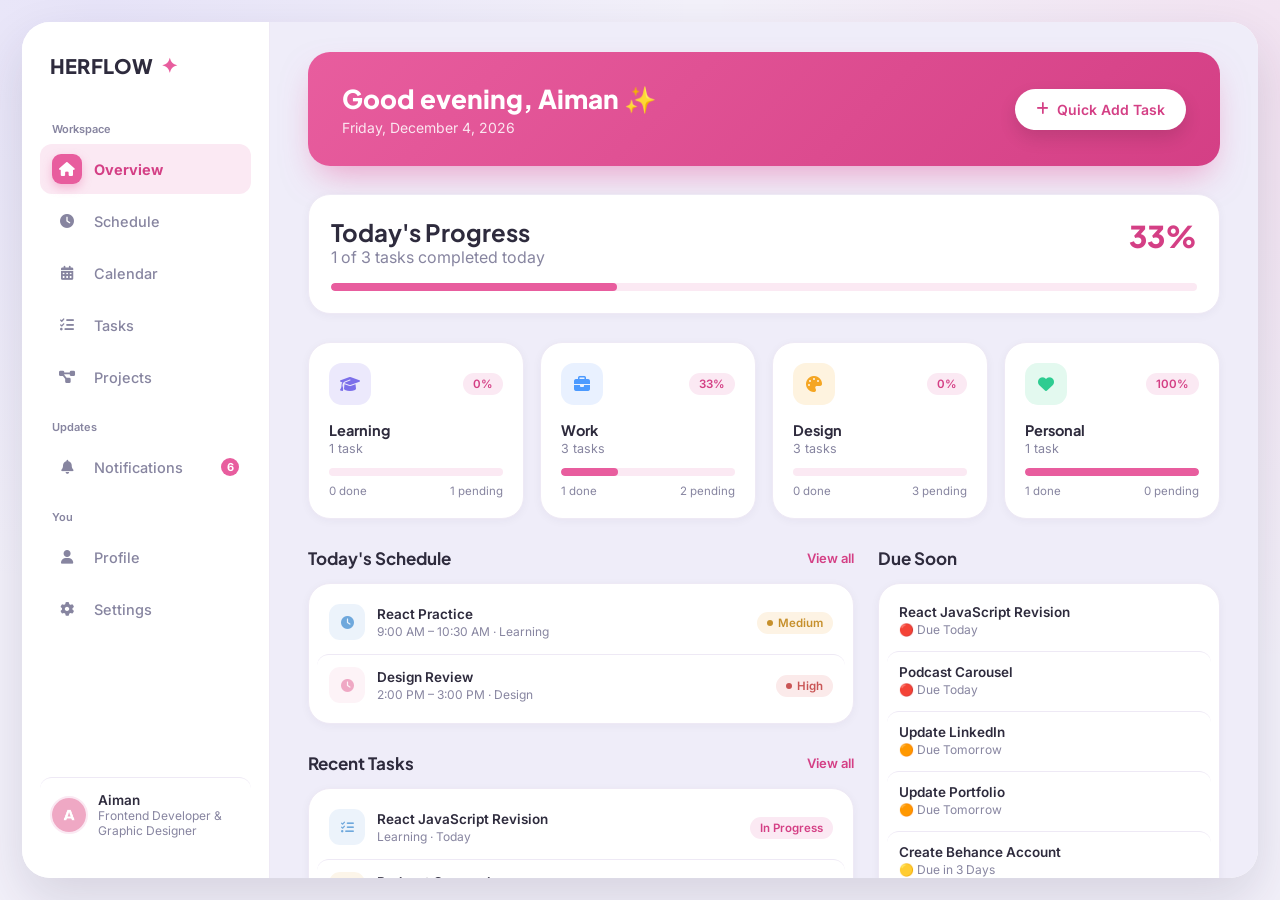
<file: index.html>
<!DOCTYPE html>
<html lang="en">
<head>
<meta charset="UTF-8">
<meta name="viewport" content="width=device-width, initial-scale=1.0">
<title>HerFlow · Plan. Create. Grow.</title>
<meta name="description" content="HerFlow — a clean, feminine productivity dashboard to plan your schedule, tasks, and projects.">
<link rel="icon" href="data:image/svg+xml,%3Csvg%20xmlns%3D%27http%3A%2F%2Fwww.w3.org%2F2000%2Fsvg%27%20viewBox%3D%270%200%20100%20100%27%3E%3Ctext%20y%3D%27.9em%27%20font-size%3D%2790%27%3E%E2%9C%A6%3C%2Ftext%3E%3C%2Fsvg%3E">
<meta http-equiv="refresh" content="0; url=pages/dashboard.html">
<style>
  body{
    margin:0; height:100vh; display:flex; align-items:center; justify-content:center;
    font-family:'Plus Jakarta Sans', Inter, sans-serif; background:#FFF9FC; color:#34343A;
  }
  .loader{ text-align:center; }
  .loader .mark{ font-size:28px; font-weight:800; margin-bottom:8px; }
  .loader .mark span{ color:#EFA8C4; }
  .loader p{ color:#7A7A82; font-size:14px; }
</style>
</head>
<body>
  <div class="loader">
    <div class="mark">HERFLOW <span>✦</span></div>
    <p>Loading your dashboard…</p>
  </div>
  <script>window.location.replace('pages/dashboard.html');</script>
</body>
</html>
</file>
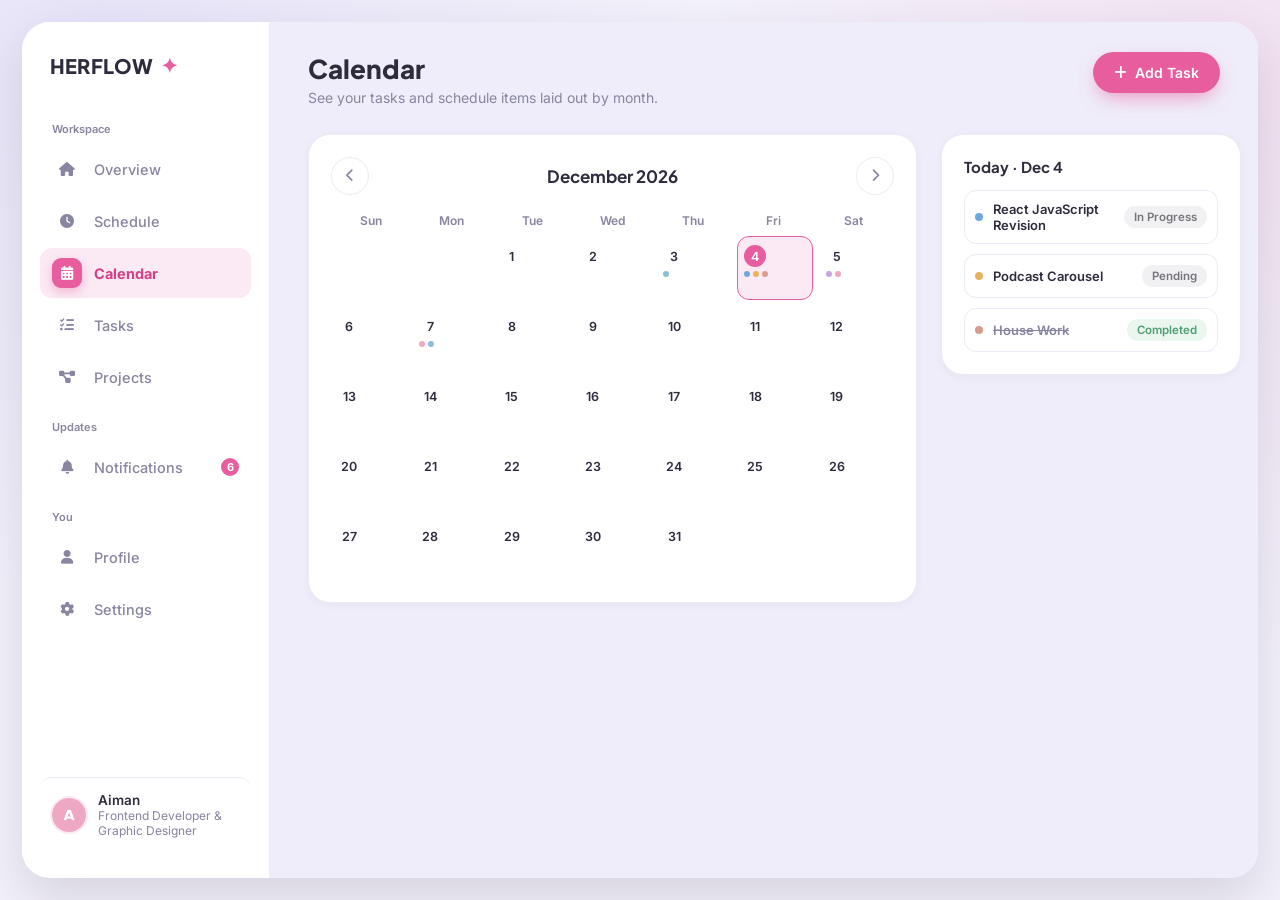
<file: pages/calendar.html>
<!DOCTYPE html>
<html lang="en">
<head>
<meta charset="UTF-8">
<meta name="viewport" content="width=device-width, initial-scale=1.0">
<title>Calendar · HerFlow</title>
<link rel="icon" href="data:image/svg+xml,%3Csvg%20xmlns%3D%27http%3A%2F%2Fwww.w3.org%2F2000%2Fsvg%27%20viewBox%3D%270%200%20100%20100%27%3E%3Ctext%20y%3D%27.9em%27%20font-size%3D%2790%27%3E%E2%9C%A6%3C%2Ftext%3E%3C%2Fsvg%3E">
<link rel="stylesheet" href="https://cdnjs.cloudflare.com/ajax/libs/font-awesome/6.5.1/css/all.min.css">
<link rel="stylesheet" href="../css/style.css">
<link rel="stylesheet" href="../css/calendar.css">
</head>
<body>

<div id="topbarRoot"></div>

<div class="app-shell">
  <div id="sidebarRoot"></div>

  <main class="main-content">
    <div class="page-header">
      <div>
        <h1 class="page-title">Calendar</h1>
        <p class="page-subtitle">See your tasks and schedule items laid out by month.</p>
      </div>
      <button class="btn btn-primary" id="calAddBtn"><i class="fa-solid fa-plus"></i> Add Task</button>
    </div>

    <div class="calendar-layout">
      <div class="card calendar-card">
        <div class="calendar-nav">
          <button class="btn-icon" id="calPrev" aria-label="Previous month"><i class="fa-solid fa-chevron-left"></i></button>
          <h2 id="calMonthLabel">Month Year</h2>
          <button class="btn-icon" id="calNext" aria-label="Next month"><i class="fa-solid fa-chevron-right"></i></button>
        </div>
        <div class="calendar-weekdays">
          <span>Sun</span><span>Mon</span><span>Tue</span><span>Wed</span><span>Thu</span><span>Fri</span><span>Sat</span>
        </div>
        <div class="calendar-grid" id="calGrid"></div>
      </div>

      <div class="card calendar-side">
        <h3 id="calSelectedDateLabel">Today</h3>
        <div id="calSelectedTasks" class="calendar-day-list"></div>
      </div>
    </div>
  </main>
</div>

<div id="bottomNavRoot"></div>

<!-- Add task from calendar modal -->
<div class="modal-overlay" id="calTaskModal">
  <div class="modal">
    <div class="modal-header">
      <h3>Add Task</h3>
      <button class="modal-close" data-modal-close aria-label="Close"><i class="fa-solid fa-xmark"></i></button>
    </div>
    <form id="calTaskForm">
      <div class="form-group">
        <label for="calTaskTitle">Title</label>
        <input type="text" id="calTaskTitle" required placeholder="e.g. Send invoices">
      </div>
      <div class="form-row">
        <div class="form-group">
          <label for="calTaskCategory">Category</label>
          <select id="calTaskCategory"></select>
        </div>
        <div class="form-group">
          <label for="calTaskPriority">Priority</label>
          <select id="calTaskPriority"><option>Low</option><option selected>Medium</option><option>High</option></select>
        </div>
      </div>
      <div class="form-group">
        <label for="calTaskDate">Due date</label>
        <input type="date" id="calTaskDate" required>
      </div>
      <div class="modal-footer">
        <button type="button" class="btn btn-secondary" data-modal-close>Cancel</button>
        <button type="submit" class="btn btn-primary"><i class="fa-solid fa-check"></i> Add Task</button>
      </div>
    </form>
  </div>
</div>

<script src="../js/storage.js"></script>
<script src="../js/utils.js"></script>
<script src="../js/app.js"></script>
<script src="../js/calendar.js"></script>
</body>
</html>
</file>
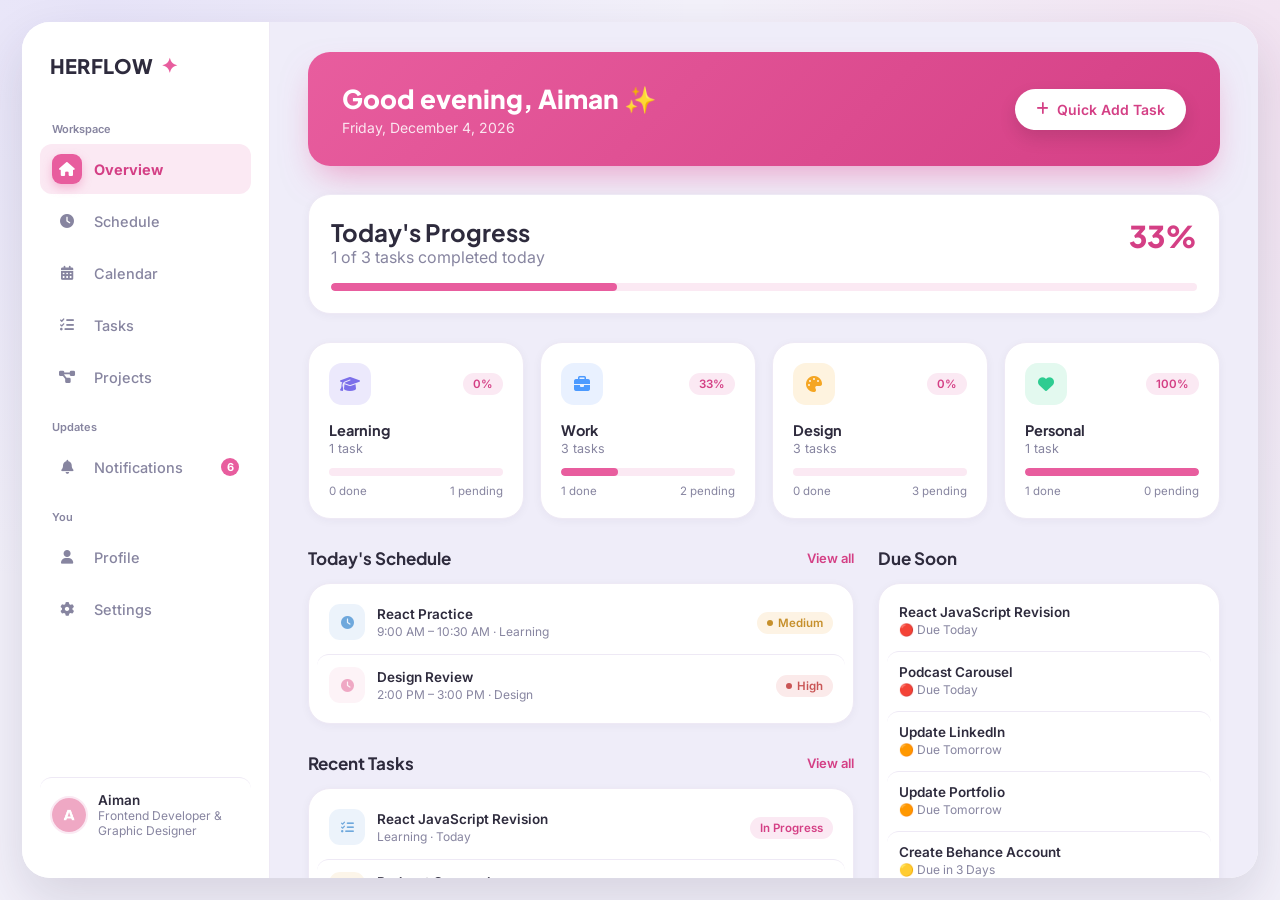
<file: pages/dashboard.html>
<!DOCTYPE html>
<html lang="en">
<head>
<meta charset="UTF-8">
<meta name="viewport" content="width=device-width, initial-scale=1.0">
<title>Overview · HerFlow</title>
<meta name="description" content="Your HerFlow productivity dashboard.">
<link rel="icon" href="data:image/svg+xml,%3Csvg%20xmlns%3D%27http%3A%2F%2Fwww.w3.org%2F2000%2Fsvg%27%20viewBox%3D%270%200%20100%20100%27%3E%3Ctext%20y%3D%27.9em%27%20font-size%3D%2790%27%3E%E2%9C%A6%3C%2Ftext%3E%3C%2Fsvg%3E">
<link rel="stylesheet" href="https://cdnjs.cloudflare.com/ajax/libs/font-awesome/6.5.1/css/all.min.css">
<link rel="stylesheet" href="../css/style.css">
<link rel="stylesheet" href="../css/dashboard.css">
</head>
<body>

<div id="topbarRoot"></div>

<div class="app-shell">
  <div id="sidebarRoot"></div>

  <main class="main-content">
    <div class="page-header hero">
      <div>
        <h1 class="page-title" id="greeting">Good afternoon, Aiman ✨</h1>
        <p class="page-subtitle" id="currentDate">Loading date…</p>
      </div>
      <button class="btn btn-primary" id="quickAddBtn"><i class="fa-solid fa-plus"></i> Quick Add Task</button>
    </div>

    <!-- Today's Progress -->
    <section class="card progress-card section-block">
      <div class="progress-card-top">
        <div>
          <h2>Today's Progress</h2>
          <p class="text-soft" id="progressSub">0 of 0 tasks completed today</p>
        </div>
        <div class="progress-percent" id="progressPercent">0%</div>
      </div>
      <div class="progress-track"><div class="progress-fill" id="progressFill" style="width:0%"></div></div>
    </section>

    <!-- Overview cards -->
    <section class="section-block">
      <div class="overview-grid" id="overviewGrid"></div>
    </section>

    <div class="dashboard-columns">
      <div class="col-main">
        <section class="section-block">
          <div class="section-heading"><h2>Today's Schedule</h2><a href="schedule.html" class="link-all">View all</a></div>
          <div class="card list-card" id="todaysSchedule"></div>
        </section>

        <section class="section-block">
          <div class="section-heading"><h2>Recent Tasks</h2><a href="tasks.html" class="link-all">View all</a></div>
          <div class="card list-card" id="recentTasks"></div>
        </section>

        <section class="section-block">
          <div class="section-heading"><h2>Projects Progress</h2><a href="projects.html" class="link-all">View all</a></div>
          <div class="card list-card" id="projectsProgress"></div>
        </section>
      </div>

      <div class="col-side">
        <section class="section-block">
          <div class="section-heading"><h2>Due Soon</h2></div>
          <div class="card list-card" id="dueSoon"></div>
        </section>

        <section class="section-block">
          <div class="section-heading"><h2>Notifications</h2><a href="notifications.html" class="link-all">View all</a></div>
          <div class="card list-card" id="dashNotifications"></div>
        </section>
      </div>
    </div>
  </main>
</div>

<div id="bottomNavRoot"></div>

<!-- Quick add task modal -->
<div class="modal-overlay" id="quickAddModal">
  <div class="modal">
    <div class="modal-header">
      <h3>Quick Add Task</h3>
      <button class="modal-close" data-modal-close aria-label="Close"><i class="fa-solid fa-xmark"></i></button>
    </div>
    <form id="quickAddForm">
      <div class="form-group">
        <label for="qaTitle">Title</label>
        <input type="text" id="qaTitle" required placeholder="e.g. Finish moodboard">
      </div>
      <div class="form-row">
        <div class="form-group">
          <label for="qaCategory">Category</label>
          <select id="qaCategory"></select>
        </div>
        <div class="form-group">
          <label for="qaPriority">Priority</label>
          <select id="qaPriority">
            <option>Low</option><option selected>Medium</option><option>High</option>
          </select>
        </div>
      </div>
      <div class="form-group">
        <label for="qaDueDate">Due date</label>
        <input type="date" id="qaDueDate">
      </div>
      <div class="modal-footer">
        <button type="button" class="btn btn-secondary" data-modal-close>Cancel</button>
        <button type="submit" class="btn btn-primary"><i class="fa-solid fa-check"></i> Add Task</button>
      </div>
    </form>
  </div>
</div>

<script src="../js/storage.js"></script>
<script src="../js/utils.js"></script>
<script src="../js/app.js"></script>
<script src="../js/dashboard.js"></script>
</body>
</html>
</file>
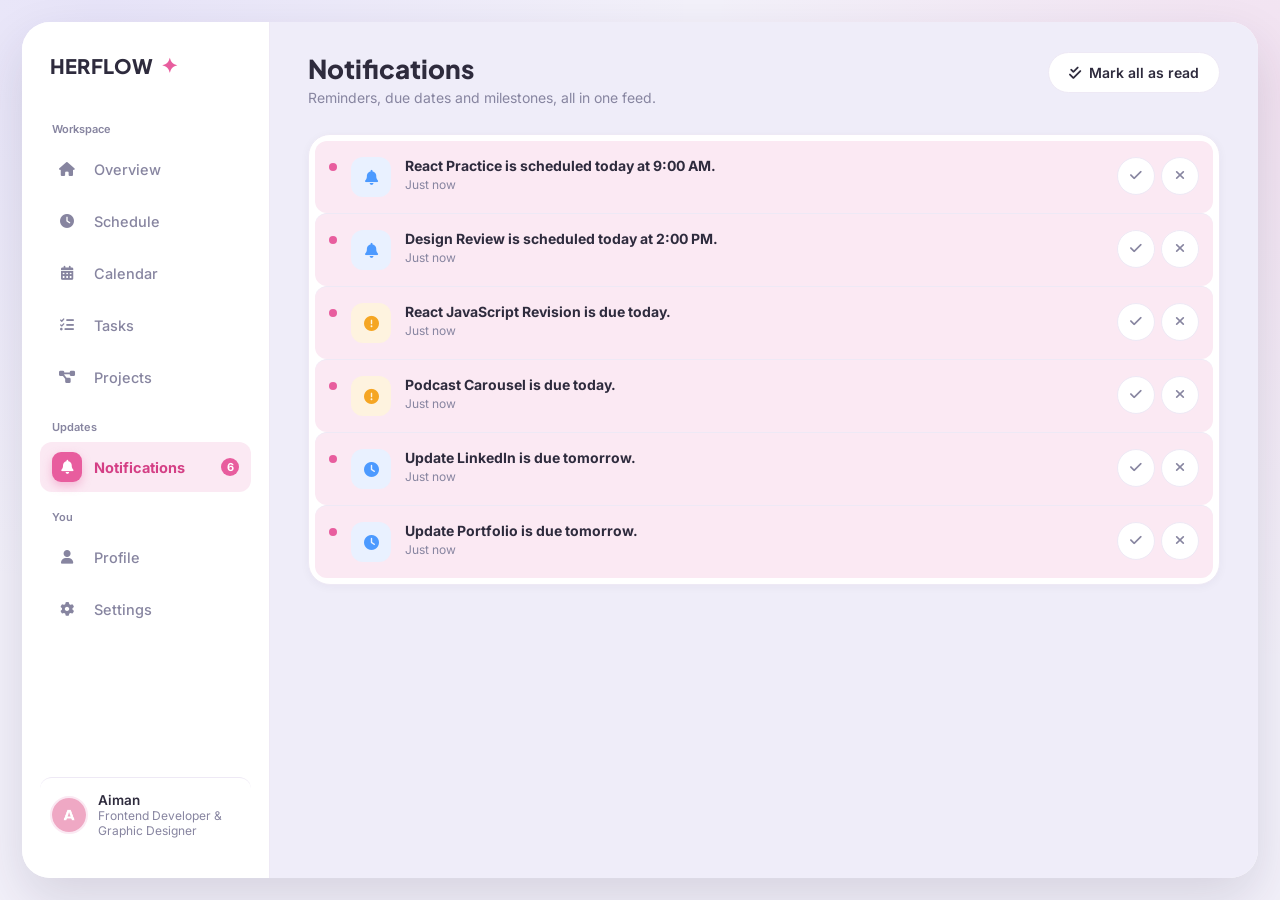
<file: pages/notifications.html>
<!DOCTYPE html>
<html lang="en">
<head>
<meta charset="UTF-8">
<meta name="viewport" content="width=device-width, initial-scale=1.0">
<title>Notifications · HerFlow</title>
<link rel="icon" href="data:image/svg+xml,%3Csvg%20xmlns%3D%27http%3A%2F%2Fwww.w3.org%2F2000%2Fsvg%27%20viewBox%3D%270%200%20100%20100%27%3E%3Ctext%20y%3D%27.9em%27%20font-size%3D%2790%27%3E%E2%9C%A6%3C%2Ftext%3E%3C%2Fsvg%3E">
<link rel="stylesheet" href="https://cdnjs.cloudflare.com/ajax/libs/font-awesome/6.5.1/css/all.min.css">
<link rel="stylesheet" href="../css/style.css">
</head>
<body>

<div id="topbarRoot"></div>

<div class="app-shell">
  <div id="sidebarRoot"></div>

  <main class="main-content">
    <div class="page-header">
      <div>
        <h1 class="page-title">Notifications</h1>
        <p class="page-subtitle">Reminders, due dates and milestones, all in one feed.</p>
      </div>
      <button class="btn btn-secondary" id="markAllReadBtn"><i class="fa-solid fa-check-double"></i> Mark all as read</button>
    </div>

    <div class="card" style="padding:6px;">
      <div id="notificationsList"></div>
    </div>
  </main>
</div>

<div id="bottomNavRoot"></div>

<script src="../js/storage.js"></script>
<script src="../js/utils.js"></script>
<script src="../js/app.js"></script>
<script src="../js/notifications.js"></script>
</body>
</html>
</file>
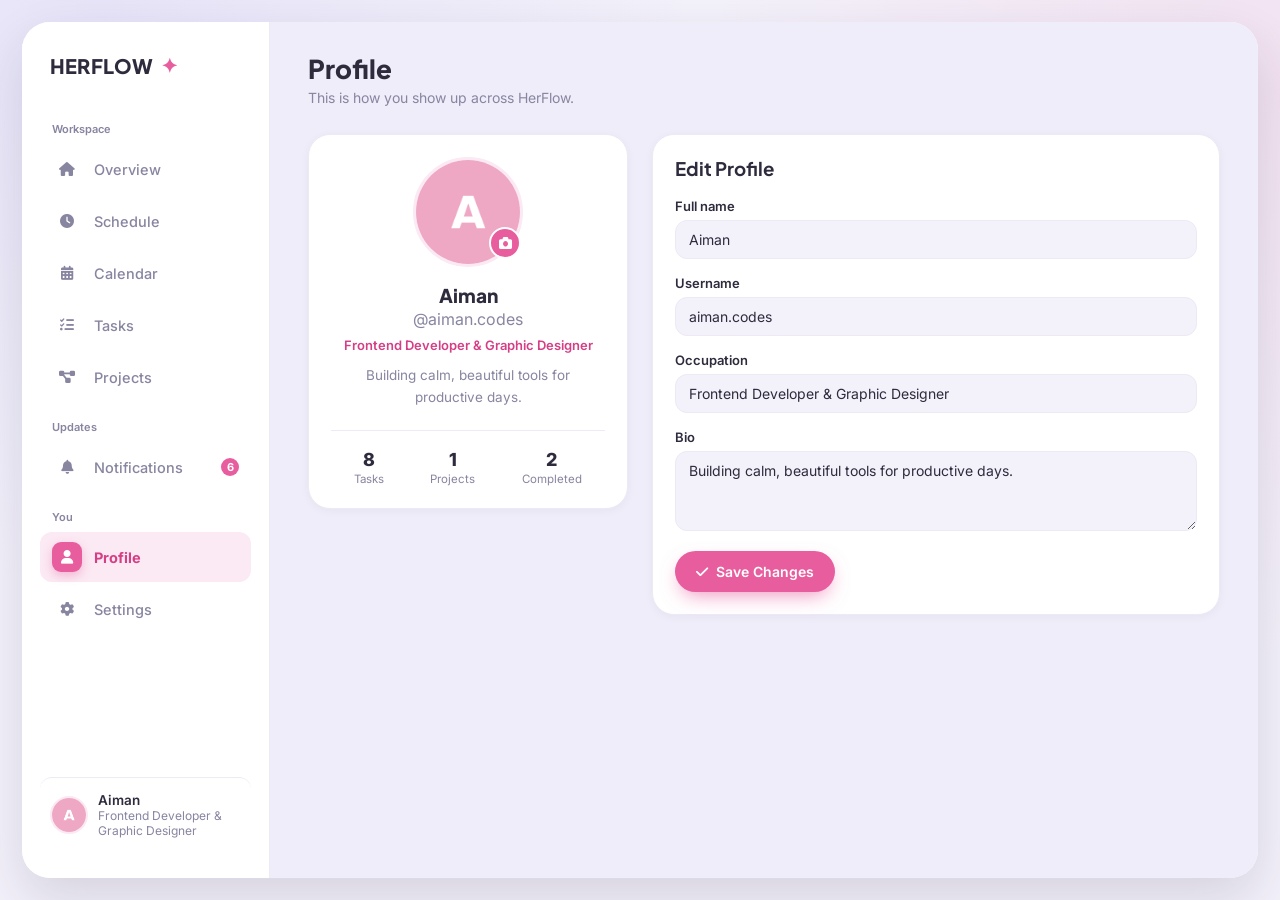
<file: pages/profile.html>
<!DOCTYPE html>
<html lang="en">
<head>
<meta charset="UTF-8">
<meta name="viewport" content="width=device-width, initial-scale=1.0">
<title>Profile · HerFlow</title>
<link rel="icon" href="data:image/svg+xml,%3Csvg%20xmlns%3D%27http%3A%2F%2Fwww.w3.org%2F2000%2Fsvg%27%20viewBox%3D%270%200%20100%20100%27%3E%3Ctext%20y%3D%27.9em%27%20font-size%3D%2790%27%3E%E2%9C%A6%3C%2Ftext%3E%3C%2Fsvg%3E">
<link rel="stylesheet" href="https://cdnjs.cloudflare.com/ajax/libs/font-awesome/6.5.1/css/all.min.css">
<link rel="stylesheet" href="../css/style.css">
<link rel="stylesheet" href="../css/profile.css">
</head>
<body>

<div id="topbarRoot"></div>

<div class="app-shell">
  <div id="sidebarRoot"></div>

  <main class="main-content">
    <div class="page-header">
      <div>
        <h1 class="page-title">Profile</h1>
        <p class="page-subtitle">This is how you show up across HerFlow.</p>
      </div>
    </div>

    <div class="profile-layout">
      <div class="card profile-card">
        <div class="profile-avatar-wrap">
          <img id="profileAvatarPreview" src="../assets/images/default-avatar.png" alt="Your profile photo">
          <label for="avatarUpload" class="avatar-upload-btn" title="Change photo">
            <i class="fa-solid fa-camera"></i>
          </label>
          <input type="file" id="avatarUpload" accept="image/*" hidden>
        </div>
        <h2 id="profileDisplayName">Aiman</h2>
        <p class="text-soft" id="profileDisplayUsername">@aiman.codes</p>
        <p class="profile-occupation" id="profileDisplayOccupation">Frontend Developer & Graphic Designer</p>
        <p class="profile-bio" id="profileDisplayBio"></p>

        <div class="profile-stats">
          <div><strong id="statTasks">0</strong><span>Tasks</span></div>
          <div><strong id="statProjects">0</strong><span>Projects</span></div>
          <div><strong id="statCompleted">0</strong><span>Completed</span></div>
        </div>
      </div>

      <div class="card">
        <h3 style="margin-bottom:18px;">Edit Profile</h3>
        <form id="profileForm">
          <div class="form-group">
            <label for="pfName">Full name</label>
            <input type="text" id="pfName" required>
          </div>
          <div class="form-group">
            <label for="pfUsername">Username</label>
            <input type="text" id="pfUsername" required>
          </div>
          <div class="form-group">
            <label for="pfOccupation">Occupation</label>
            <input type="text" id="pfOccupation">
          </div>
          <div class="form-group">
            <label for="pfBio">Bio</label>
            <textarea id="pfBio" placeholder="A little about you"></textarea>
          </div>
          <button type="submit" class="btn btn-primary"><i class="fa-solid fa-check"></i> Save Changes</button>
        </form>
      </div>
    </div>
  </main>
</div>

<div id="bottomNavRoot"></div>

<script src="../js/storage.js"></script>
<script src="../js/utils.js"></script>
<script src="../js/app.js"></script>
<script src="../js/profile.js"></script>
</body>
</html>
</file>
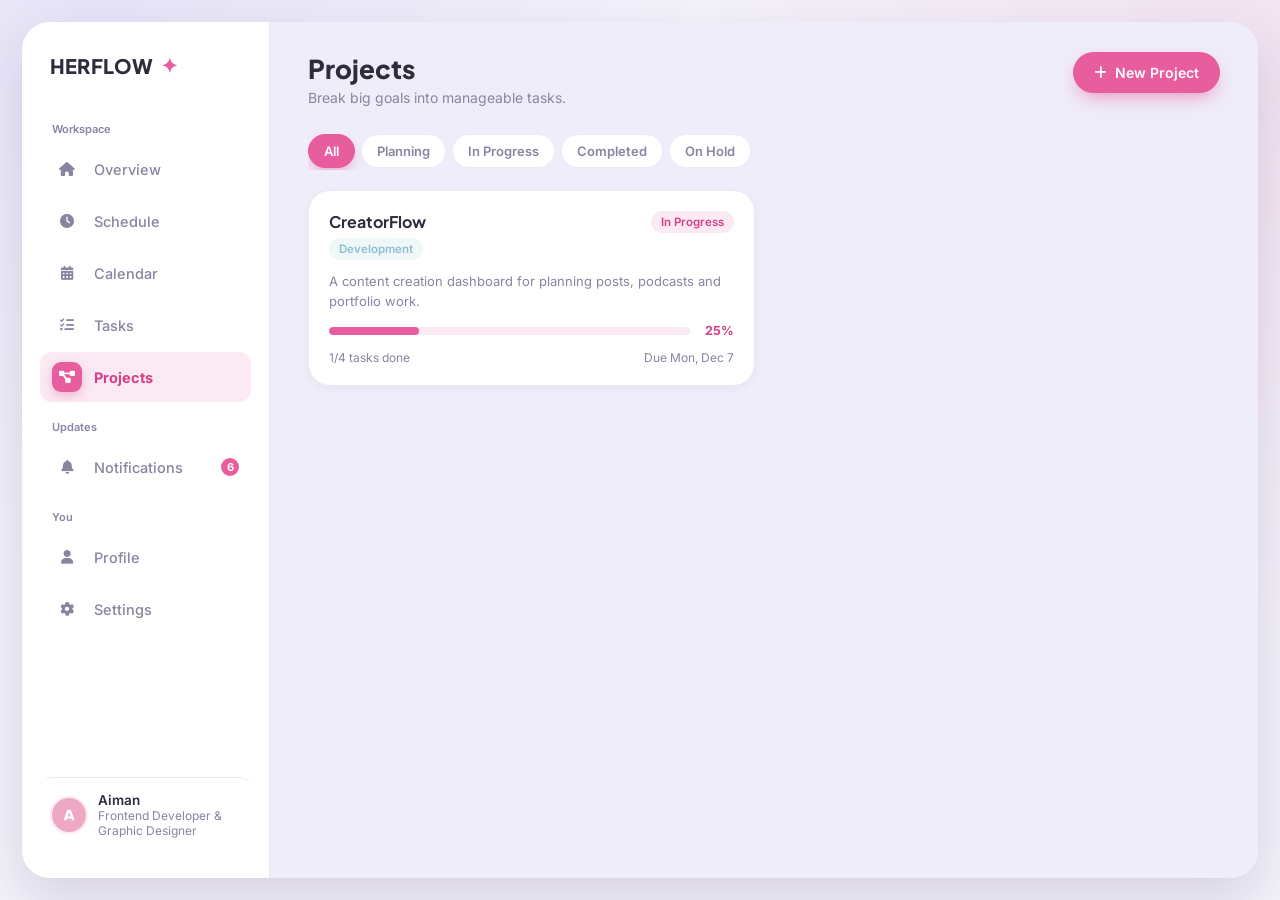
<file: pages/projects.html>
<!DOCTYPE html>
<html lang="en">
<head>
<meta charset="UTF-8">
<meta name="viewport" content="width=device-width, initial-scale=1.0">
<title>Projects · HerFlow</title>
<link rel="icon" href="data:image/svg+xml,%3Csvg%20xmlns%3D%27http%3A%2F%2Fwww.w3.org%2F2000%2Fsvg%27%20viewBox%3D%270%200%20100%20100%27%3E%3Ctext%20y%3D%27.9em%27%20font-size%3D%2790%27%3E%E2%9C%A6%3C%2Ftext%3E%3C%2Fsvg%3E">
<link rel="stylesheet" href="https://cdnjs.cloudflare.com/ajax/libs/font-awesome/6.5.1/css/all.min.css">
<link rel="stylesheet" href="../css/style.css">
<link rel="stylesheet" href="../css/projects.css">
</head>
<body>

<div id="topbarRoot"></div>

<div class="app-shell">
  <div id="sidebarRoot"></div>

  <main class="main-content">
    <div class="page-header">
      <div>
        <h1 class="page-title">Projects</h1>
        <p class="page-subtitle">Break big goals into manageable tasks.</p>
      </div>
      <button class="btn btn-primary" id="addProjectBtn"><i class="fa-solid fa-plus"></i> New Project</button>
    </div>

    <div class="tabs" id="projectStatusTabs" style="margin-bottom:20px;">
      <button class="tab-btn active" data-status="All">All</button>
      <button class="tab-btn" data-status="Planning">Planning</button>
      <button class="tab-btn" data-status="In Progress">In Progress</button>
      <button class="tab-btn" data-status="Completed">Completed</button>
      <button class="tab-btn" data-status="On Hold">On Hold</button>
    </div>

    <div id="projectsGrid" class="projects-grid"></div>
  </main>
</div>

<div id="bottomNavRoot"></div>

<!-- Add/Edit project modal -->
<div class="modal-overlay" id="projectModal">
  <div class="modal">
    <div class="modal-header">
      <h3 id="projectModalTitle">New Project</h3>
      <button class="modal-close" data-modal-close aria-label="Close"><i class="fa-solid fa-xmark"></i></button>
    </div>
    <form id="projectForm">
      <input type="hidden" id="prjEditId">
      <div class="form-group">
        <label for="prjName">Project name</label>
        <input type="text" id="prjName" required placeholder="e.g. Portfolio Relaunch">
      </div>
      <div class="form-group">
        <label for="prjDescription">Description</label>
        <textarea id="prjDescription" placeholder="What is this project about?"></textarea>
      </div>
      <div class="form-row">
        <div class="form-group">
          <label for="prjCategory">Category</label>
          <select id="prjCategory"></select>
        </div>
        <div class="form-group">
          <label for="prjStatus">Status</label>
          <select id="prjStatus"><option>Planning</option><option>In Progress</option><option>Completed</option><option>On Hold</option></select>
        </div>
      </div>
      <div class="form-row">
        <div class="form-group">
          <label for="prjStartDate">Start date</label>
          <input type="date" id="prjStartDate">
        </div>
        <div class="form-group">
          <label for="prjDeadline">Deadline</label>
          <input type="date" id="prjDeadline">
        </div>
      </div>
      <div class="modal-footer">
        <button type="button" class="btn btn-secondary" data-modal-close>Cancel</button>
        <button type="submit" class="btn btn-primary"><i class="fa-solid fa-check"></i> Save Project</button>
      </div>
    </form>
  </div>
</div>

<!-- Project detail modal -->
<div class="modal-overlay" id="projectDetailModal">
  <div class="modal" style="max-width:600px;">
    <div class="modal-header">
      <h3 id="detailProjectName">Project</h3>
      <button class="modal-close" data-modal-close aria-label="Close"><i class="fa-solid fa-xmark"></i></button>
    </div>
    <div id="detailProjectMeta" class="detail-meta"></div>
    <div class="detail-progress-row">
      <div class="progress-track" style="flex:1;"><div class="progress-fill" id="detailProgressFill"></div></div>
      <span id="detailProgressPct" class="text-soft" style="font-size:13px;font-weight:700;"></span>
    </div>

    <div class="detail-tasks-header">
      <h4>Tasks in this project</h4>
      <button class="btn btn-secondary btn-sm" id="detailAddTaskBtn"><i class="fa-solid fa-plus"></i> Add Task</button>
    </div>
    <div id="detailTaskList" class="detail-task-list"></div>

    <div class="modal-footer" style="justify-content:space-between;">
      <button class="btn btn-danger" id="detailDeleteProjectBtn"><i class="fa-solid fa-trash"></i> Delete Project</button>
      <button class="btn btn-secondary" id="detailEditProjectBtn"><i class="fa-solid fa-pen"></i> Edit Details</button>
    </div>
  </div>
</div>

<!-- Add task to project (mini form inside detail) -->
<div class="modal-overlay" id="projectTaskModal">
  <div class="modal">
    <div class="modal-header">
      <h3>Add Task to Project</h3>
      <button class="modal-close" data-modal-close aria-label="Close"><i class="fa-solid fa-xmark"></i></button>
    </div>
    <form id="projectTaskForm">
      <input type="hidden" id="ptProjectId">
      <div class="form-group">
        <label for="ptTitle">Title</label>
        <input type="text" id="ptTitle" required placeholder="e.g. Wireframe homepage">
      </div>
      <div class="form-row">
        <div class="form-group">
          <label for="ptCategory">Category</label>
          <select id="ptCategory"></select>
        </div>
        <div class="form-group">
          <label for="ptPriority">Priority</label>
          <select id="ptPriority"><option>Low</option><option selected>Medium</option><option>High</option></select>
        </div>
      </div>
      <div class="form-group">
        <label for="ptDueDate">Due date (optional)</label>
        <input type="date" id="ptDueDate">
      </div>
      <div class="modal-footer">
        <button type="button" class="btn btn-secondary" data-modal-close>Cancel</button>
        <button type="submit" class="btn btn-primary"><i class="fa-solid fa-check"></i> Add Task</button>
      </div>
    </form>
  </div>
</div>

<script src="../js/storage.js"></script>
<script src="../js/utils.js"></script>
<script src="../js/app.js"></script>
<script src="../js/projects.js"></script>
</body>
</html>
</file>
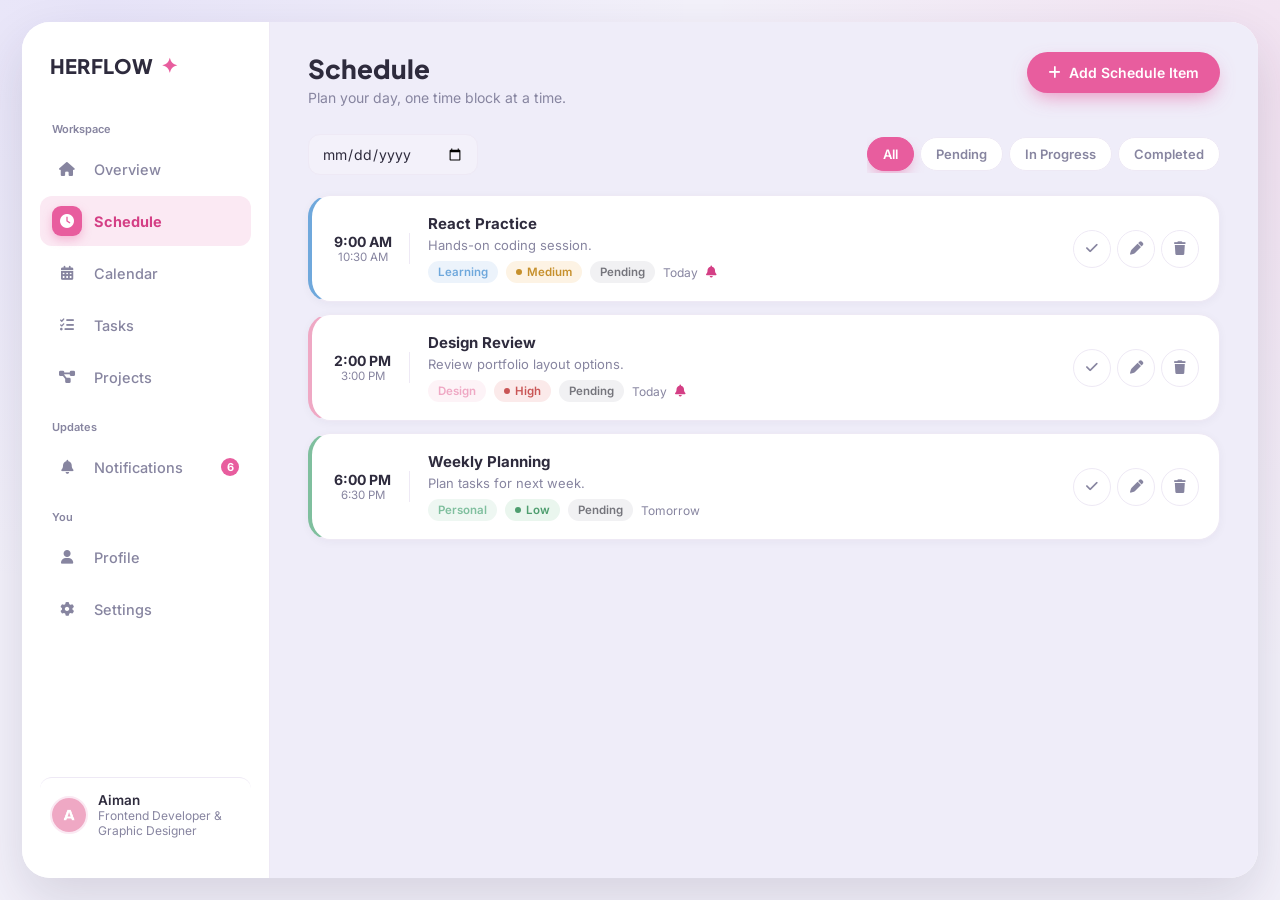
<file: pages/schedule.html>
<!DOCTYPE html>
<html lang="en">
<head>
<meta charset="UTF-8">
<meta name="viewport" content="width=device-width, initial-scale=1.0">
<title>Schedule · HerFlow</title>
<link rel="icon" href="data:image/svg+xml,%3Csvg%20xmlns%3D%27http%3A%2F%2Fwww.w3.org%2F2000%2Fsvg%27%20viewBox%3D%270%200%20100%20100%27%3E%3Ctext%20y%3D%27.9em%27%20font-size%3D%2790%27%3E%E2%9C%A6%3C%2Ftext%3E%3C%2Fsvg%3E">
<link rel="stylesheet" href="https://cdnjs.cloudflare.com/ajax/libs/font-awesome/6.5.1/css/all.min.css">
<link rel="stylesheet" href="../css/style.css">
<link rel="stylesheet" href="../css/schedule.css">
</head>
<body>

<div id="topbarRoot"></div>

<div class="app-shell">
  <div id="sidebarRoot"></div>

  <main class="main-content">
    <div class="page-header">
      <div>
        <h1 class="page-title">Schedule</h1>
        <p class="page-subtitle">Plan your day, one time block at a time.</p>
      </div>
      <button class="btn btn-primary" id="addScheduleBtn"><i class="fa-solid fa-plus"></i> Add Schedule Item</button>
    </div>

    <div class="schedule-toolbar">
      <input type="date" id="scheduleDateFilter" aria-label="Filter by date">
      <div class="tabs" id="scheduleStatusTabs">
        <button class="tab-btn active" data-status="All">All</button>
        <button class="tab-btn" data-status="Pending">Pending</button>
        <button class="tab-btn" data-status="In Progress">In Progress</button>
        <button class="tab-btn" data-status="Completed">Completed</button>
      </div>
    </div>

    <div id="scheduleList" class="schedule-list"></div>
  </main>
</div>

<div id="bottomNavRoot"></div>

<!-- Add/Edit schedule modal -->
<div class="modal-overlay" id="scheduleModal">
  <div class="modal">
    <div class="modal-header">
      <h3 id="scheduleModalTitle">Add Schedule Item</h3>
      <button class="modal-close" data-modal-close aria-label="Close"><i class="fa-solid fa-xmark"></i></button>
    </div>
    <form id="scheduleForm">
      <input type="hidden" id="schEditId">
      <div class="form-group">
        <label for="schTitle">Title</label>
        <input type="text" id="schTitle" required placeholder="e.g. Design Review">
      </div>
      <div class="form-group">
        <label for="schDescription">Description</label>
        <textarea id="schDescription" placeholder="Optional details"></textarea>
      </div>
      <div class="form-row">
        <div class="form-group">
          <label for="schCategory">Category</label>
          <select id="schCategory"></select>
        </div>
        <div class="form-group">
          <label for="schProject">Project (optional)</label>
          <select id="schProject"><option value="">None</option></select>
        </div>
      </div>
      <div class="form-row">
        <div class="form-group">
          <label for="schDate">Date</label>
          <input type="date" id="schDate" required>
        </div>
        <div class="form-group">
          <label for="schPriority">Priority</label>
          <select id="schPriority"><option>Low</option><option selected>Medium</option><option>High</option></select>
        </div>
      </div>
      <div class="form-row">
        <div class="form-group">
          <label for="schStart">Start time</label>
          <input type="time" id="schStart" required>
        </div>
        <div class="form-group">
          <label for="schEnd">End time</label>
          <input type="time" id="schEnd" required>
        </div>
      </div>
      <div class="form-row">
        <div class="form-group">
          <label for="schStatus">Status</label>
          <select id="schStatus"><option>Pending</option><option>In Progress</option><option>Completed</option></select>
        </div>
        <div class="form-group">
          <label for="schReminder">Reminder</label>
          <div class="checkbox-row" style="padding-top:8px;">
            <input type="checkbox" id="schReminder"><span class="hint" style="margin:0;">Notify me on the day</span>
          </div>
        </div>
      </div>
      <div class="modal-footer">
        <button type="button" class="btn btn-secondary" data-modal-close>Cancel</button>
        <button type="submit" class="btn btn-primary" id="scheduleSubmitBtn"><i class="fa-solid fa-check"></i> Save Item</button>
      </div>
    </form>
  </div>
</div>

<script src="../js/storage.js"></script>
<script src="../js/utils.js"></script>
<script src="../js/app.js"></script>
<script src="../js/schedule.js"></script>
</body>
</html>
</file>
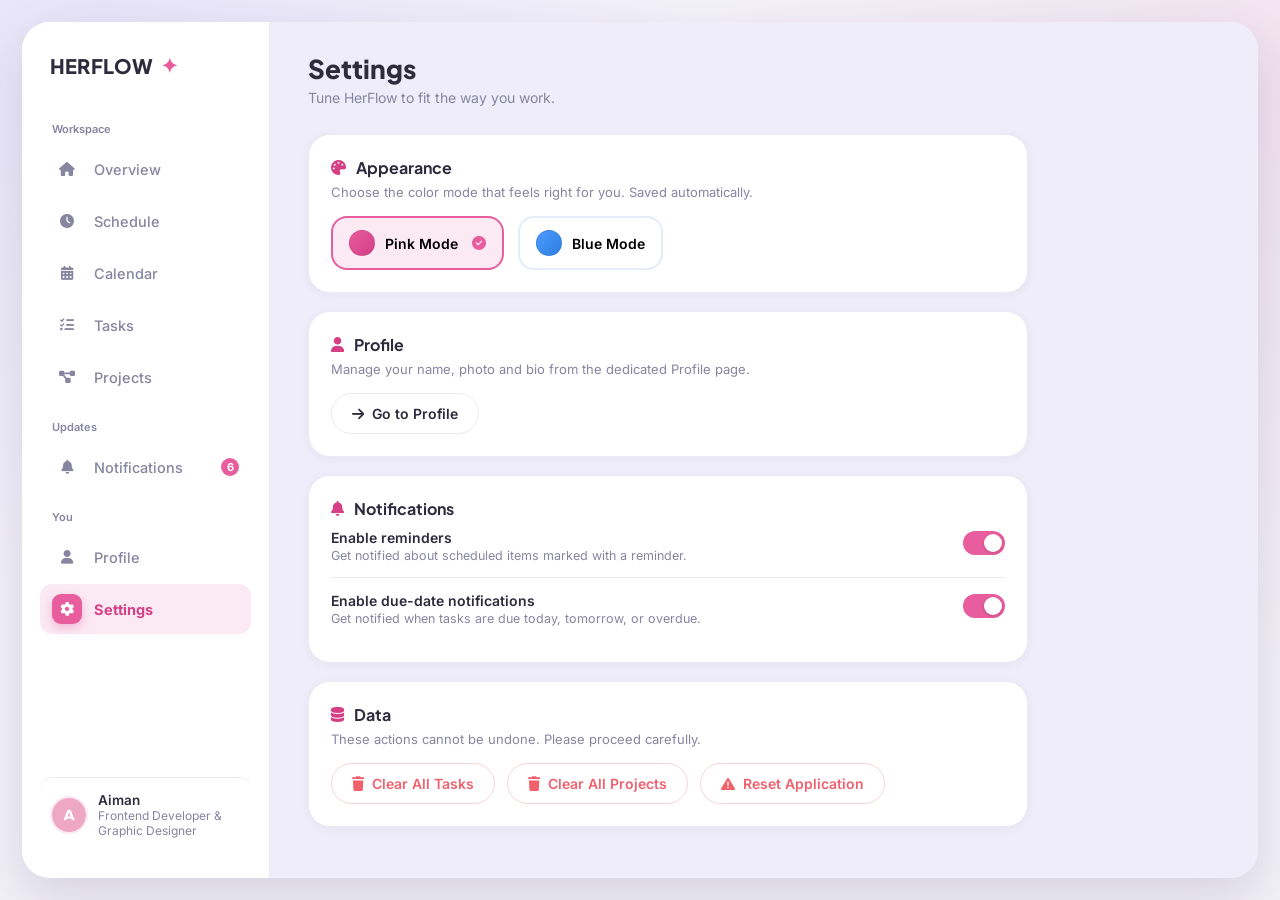
<file: pages/settings.html>
<!DOCTYPE html>
<html lang="en">
<head>
<meta charset="UTF-8">
<meta name="viewport" content="width=device-width, initial-scale=1.0">
<title>Settings · HerFlow</title>
<link rel="icon" href="data:image/svg+xml,%3Csvg%20xmlns%3D%27http%3A%2F%2Fwww.w3.org%2F2000%2Fsvg%27%20viewBox%3D%270%200%20100%20100%27%3E%3Ctext%20y%3D%27.9em%27%20font-size%3D%2790%27%3E%E2%9C%A6%3C%2Ftext%3E%3C%2Fsvg%3E">
<link rel="stylesheet" href="https://cdnjs.cloudflare.com/ajax/libs/font-awesome/6.5.1/css/all.min.css">
<link rel="stylesheet" href="../css/style.css">
<link rel="stylesheet" href="../css/settings.css">
</head>
<body>

<div id="topbarRoot"></div>

<div class="app-shell">
  <div id="sidebarRoot"></div>

  <main class="main-content">
    <div class="page-header">
      <div>
        <h1 class="page-title">Settings</h1>
        <p class="page-subtitle">Tune HerFlow to fit the way you work.</p>
      </div>
    </div>

    <div class="settings-stack">
      <!-- Appearance -->
      <section class="card settings-section">
        <h2><i class="fa-solid fa-palette"></i> Appearance</h2>
        <p class="text-soft settings-desc">Choose the color mode that feels right for you. Saved automatically.</p>
        <div class="theme-options">
          <button class="theme-option" data-theme="pink">
            <span class="theme-swatch" style="background:linear-gradient(135deg,#E85D9E,#D43F85);"></span>
            Pink Mode
            <i class="fa-solid fa-circle-check check-icon"></i>
          </button>
          <button class="theme-option" data-theme="blue">
            <span class="theme-swatch" style="background:linear-gradient(135deg,#4C9AFF,#2E7FE0);"></span>
            Blue Mode
            <i class="fa-solid fa-circle-check check-icon"></i>
          </button>
        </div>
      </section>

      <!-- Profile shortcut -->
      <section class="card settings-section">
        <h2><i class="fa-solid fa-user"></i> Profile</h2>
        <p class="text-soft settings-desc">Manage your name, photo and bio from the dedicated Profile page.</p>
        <a href="profile.html" class="btn btn-secondary"><i class="fa-solid fa-arrow-right"></i> Go to Profile</a>
      </section>

      <!-- Notifications -->
      <section class="card settings-section">
        <h2><i class="fa-solid fa-bell"></i> Notifications</h2>
        <div class="setting-row">
          <div>
            <div class="setting-row-title">Enable reminders</div>
            <div class="setting-row-desc">Get notified about scheduled items marked with a reminder.</div>
          </div>
          <label class="toggle">
            <input type="checkbox" id="toggleReminders">
            <span class="toggle-track"></span>
          </label>
        </div>
        <div class="setting-row">
          <div>
            <div class="setting-row-title">Enable due-date notifications</div>
            <div class="setting-row-desc">Get notified when tasks are due today, tomorrow, or overdue.</div>
          </div>
          <label class="toggle">
            <input type="checkbox" id="toggleDueDates">
            <span class="toggle-track"></span>
          </label>
        </div>
      </section>

      <!-- Data -->
      <section class="card settings-section">
        <h2><i class="fa-solid fa-database"></i> Data</h2>
        <p class="text-soft settings-desc">These actions cannot be undone. Please proceed carefully.</p>
        <div class="data-actions">
          <button class="btn btn-danger" id="clearTasksBtn"><i class="fa-solid fa-trash"></i> Clear All Tasks</button>
          <button class="btn btn-danger" id="clearProjectsBtn"><i class="fa-solid fa-trash"></i> Clear All Projects</button>
          <button class="btn btn-danger" id="resetAppBtn"><i class="fa-solid fa-triangle-exclamation"></i> Reset Application</button>
        </div>
      </section>
    </div>
  </main>
</div>

<div id="bottomNavRoot"></div>

<script src="../js/storage.js"></script>
<script src="../js/utils.js"></script>
<script src="../js/app.js"></script>
<script src="../js/settings.js"></script>
</body>
</html>
</file>
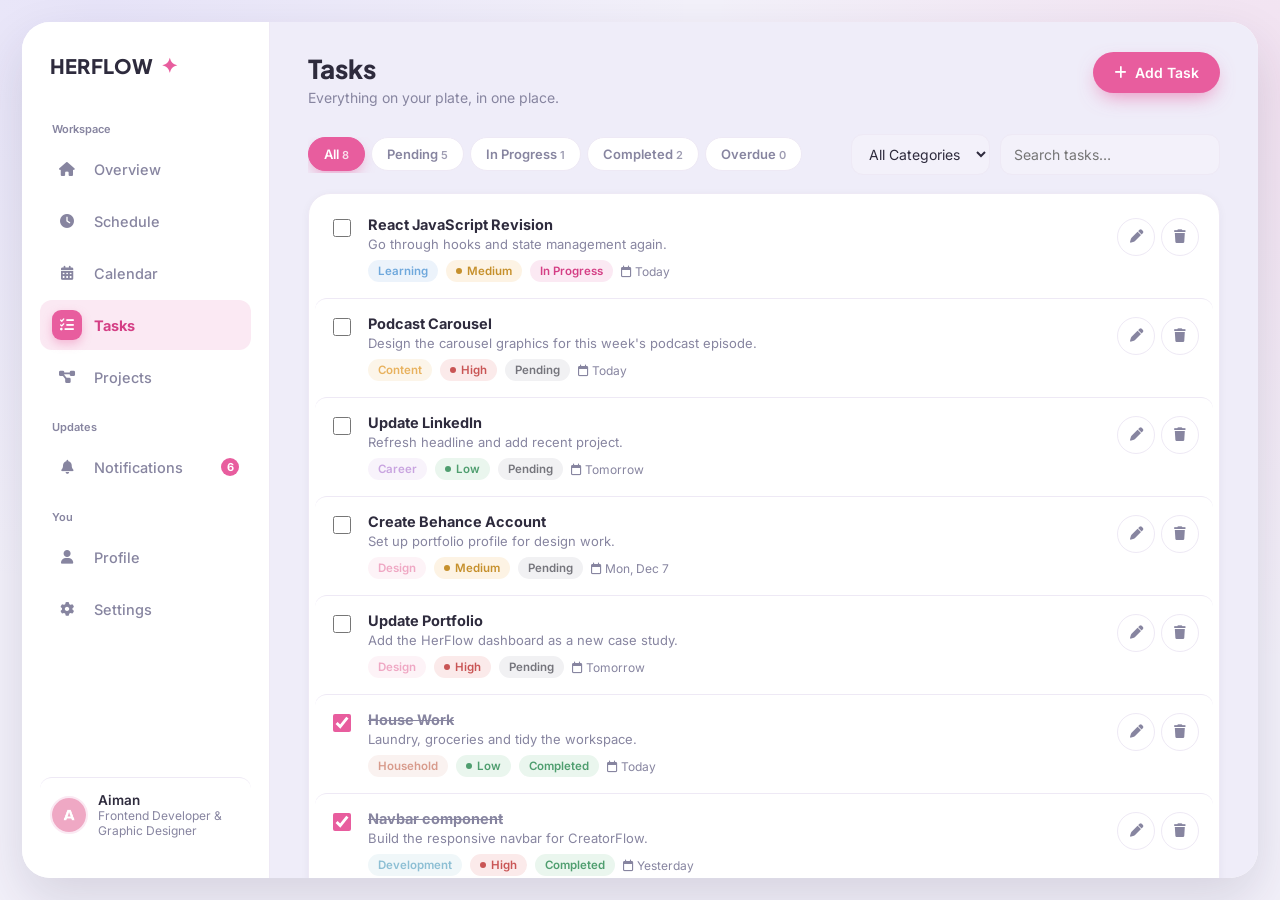
<file: pages/tasks.html>
<!DOCTYPE html>
<html lang="en">
<head>
<meta charset="UTF-8">
<meta name="viewport" content="width=device-width, initial-scale=1.0">
<title>Tasks · HerFlow</title>
<link rel="icon" href="data:image/svg+xml,%3Csvg%20xmlns%3D%27http%3A%2F%2Fwww.w3.org%2F2000%2Fsvg%27%20viewBox%3D%270%200%20100%20100%27%3E%3Ctext%20y%3D%27.9em%27%20font-size%3D%2790%27%3E%E2%9C%A6%3C%2Ftext%3E%3C%2Fsvg%3E">
<link rel="stylesheet" href="https://cdnjs.cloudflare.com/ajax/libs/font-awesome/6.5.1/css/all.min.css">
<link rel="stylesheet" href="../css/style.css">
<link rel="stylesheet" href="../css/tasks.css">
</head>
<body>

<div id="topbarRoot"></div>

<div class="app-shell">
  <div id="sidebarRoot"></div>

  <main class="main-content">
    <div class="page-header">
      <div>
        <h1 class="page-title">Tasks</h1>
        <p class="page-subtitle">Everything on your plate, in one place.</p>
      </div>
      <button class="btn btn-primary" id="addTaskBtn"><i class="fa-solid fa-plus"></i> Add Task</button>
    </div>

    <div class="task-toolbar">
      <div class="tabs" id="taskStatusTabs">
        <button class="tab-btn active" data-status="All">All <span class="count" id="countAll"></span></button>
        <button class="tab-btn" data-status="Pending">Pending <span class="count" id="countPending"></span></button>
        <button class="tab-btn" data-status="In Progress">In Progress <span class="count" id="countInProgress"></span></button>
        <button class="tab-btn" data-status="Completed">Completed <span class="count" id="countCompleted"></span></button>
        <button class="tab-btn" data-status="Overdue">Overdue <span class="count" id="countOverdue"></span></button>
      </div>
      <div class="task-toolbar-right">
        <select id="taskCategoryFilter"><option value="All">All Categories</option></select>
        <input type="search" id="taskSearch" placeholder="Search tasks…">
      </div>
    </div>

    <div class="card" style="padding:6px;">
      <div id="taskList" class="task-list"></div>
    </div>
  </main>
</div>

<div id="bottomNavRoot"></div>

<!-- Add/Edit task modal -->
<div class="modal-overlay" id="taskModal">
  <div class="modal">
    <div class="modal-header">
      <h3 id="taskModalTitle">Add Task</h3>
      <button class="modal-close" data-modal-close aria-label="Close"><i class="fa-solid fa-xmark"></i></button>
    </div>
    <form id="taskForm">
      <input type="hidden" id="tskEditId">
      <div class="form-group">
        <label for="tskTitle">Title</label>
        <input type="text" id="tskTitle" required placeholder="e.g. Draft blog outline">
      </div>
      <div class="form-group">
        <label for="tskDescription">Description</label>
        <textarea id="tskDescription" placeholder="Optional details"></textarea>
      </div>
      <div class="form-row">
        <div class="form-group">
          <label for="tskCategory">Category</label>
          <select id="tskCategory"></select>
        </div>
        <div class="form-group">
          <label for="tskPriority">Priority</label>
          <select id="tskPriority"><option>Low</option><option selected>Medium</option><option>High</option></select>
        </div>
      </div>
      <div class="form-row">
        <div class="form-group">
          <label for="tskDueDate">Due date (optional)</label>
          <input type="date" id="tskDueDate">
        </div>
        <div class="form-group">
          <label for="tskStatus">Status</label>
          <select id="tskStatus"><option>Pending</option><option>In Progress</option><option>Completed</option></select>
        </div>
      </div>
      <div class="form-group">
        <label for="tskProject">Project (optional)</label>
        <select id="tskProject"><option value="">None</option></select>
      </div>
      <div class="modal-footer">
        <button type="button" class="btn btn-secondary" data-modal-close>Cancel</button>
        <button type="submit" class="btn btn-primary"><i class="fa-solid fa-check"></i> Save Task</button>
      </div>
    </form>
  </div>
</div>

<script src="../js/storage.js"></script>
<script src="../js/utils.js"></script>
<script src="../js/app.js"></script>
<script src="../js/tasks.js"></script>
</body>
</html>
</file>
<file: css/style.css>
/* =========================================================
   HerFlow — Global Styles
   Design tokens, layout shell, sidebar, mobile nav, and
   shared components (buttons, cards, modals, toasts, forms).
   ========================================================= */

@import url('https://fonts.googleapis.com/css2?family=Plus+Jakarta+Sans:wght@400;500;600;700;800&family=Inter:wght@400;500;600&display=swap');

/* ---------- Theme tokens ---------- */
:root{
  /* Pink theme (default) */
  --color-primary: #E85D9E;
  --color-primary-dark: #D43F85;
  --color-light: #FBE9F3;
  --color-bg: #F3F1FA;
  --color-canvas: #EFEDF9;
  --color-white: #FFFFFF;
  --color-text: #2E2B3D;
  --color-text-soft: #8785A0;
  --color-border: #EEE9F5;

  --color-success: #33C48D;
  --color-warning: #F5A623;
  --color-danger: #F0616D;

  /* Fixed multi-colour accents used for icon tiles / stat cards,
     independent of the pink/blue theme so the UI reads as lively
     and colourful like a modern dashboard. */
  --accent-purple: #7C6FEA; --accent-purple-bg: #ECE9FC;
  --accent-blue: #4C9AFF;   --accent-blue-bg: #E9F1FF;
  --accent-yellow: #F5A623; --accent-yellow-bg: #FEF3DF;
  --accent-green: #2ECC91;  --accent-green-bg: #E3F9EF;
  --accent-red: #F0616D;    --accent-red-bg: #FDEAEC;

  --radius-sm: 12px;
  --radius-md: 16px;
  --radius-lg: 22px;
  --radius-xl: 28px;

  --shadow-sm: 0 2px 10px rgba(43, 32, 74, 0.045);
  --shadow-md: 0 10px 28px rgba(43, 32, 74, 0.08);
  --shadow-lg: 0 22px 52px rgba(43, 32, 74, 0.14);

  --font-display: 'Plus Jakarta Sans', 'Inter', sans-serif;
  --font-body: 'Inter', 'Plus Jakarta Sans', sans-serif;

  --sidebar-w: 248px;
  --transition: 220ms cubic-bezier(.4,0,.2,1);
  --transition-fast: 140ms cubic-bezier(.4,0,.2,1);
  --transition-slow: 420ms cubic-bezier(.4,0,.2,1);
}

[data-theme="blue"]{
  --color-primary: #4C9AFF;
  --color-primary-dark: #2E7FE0;
  --color-light: #E9F1FF;
  --color-bg: #EEF3FB;
  --color-canvas: #E9F0FA;
  --color-white: #FFFFFF;
  --color-text: #2E2B3D;
  --color-text-soft: #7C879C;
  --color-border: #E4ECF7;
}

/* ---------- Reset ---------- */
*, *::before, *::after{ box-sizing: border-box; }
html, body{ height: 100%; }
body{
  margin: 0;
  font-family: var(--font-body);
  color: var(--color-text);
  background: var(--color-bg);
  background-image:
    radial-gradient(circle at 8% 0%, rgba(124,111,234,0.10), transparent 40%),
    radial-gradient(circle at 100% 10%, rgba(232,93,158,0.10), transparent 38%);
  background-attachment: fixed;
  transition: background var(--transition), color var(--transition);
  -webkit-font-smoothing: antialiased;
}
h1,h2,h3,h4,h5,h6{ font-family: var(--font-display); margin: 0; }
p{ margin: 0; }
ul{ list-style: none; margin: 0; padding: 0; }
a{ color: inherit; text-decoration: none; }
button{ font-family: inherit; cursor: pointer; }
input, select, textarea{ font-family: inherit; }
img{ max-width: 100%; display: block; }

::selection{ background: var(--color-primary); color: #fff; }

:focus-visible{
  outline: 2px solid var(--color-primary);
  outline-offset: 2px;
}

/* ---------- App shell ---------- */
/* On desktop the whole app sits inside one big floating, rounded
   "card" that fills the viewport — sidebar fixed, only the content
   column scrolls — echoing a modern dashboard look. */
html, body{ overflow: hidden; }
body{ padding: 22px; height: 100vh; }
.app-shell{
  display: flex;
  height: calc(100vh - 44px);
  max-width: 1560px;
  margin: 0 auto;
  background: var(--color-white);
  border-radius: var(--radius-xl);
  box-shadow: var(--shadow-lg);
  overflow: hidden;
  animation: shellIn 480ms cubic-bezier(.16,1,.3,1);
}

@keyframes shellIn{
  from{ opacity: 0; transform: translateY(10px) scale(.995); }
  to{ opacity: 1; transform: translateY(0) scale(1); }
}

/* ---------- Sidebar ---------- */
.sidebar{
  width: var(--sidebar-w);
  flex-shrink: 0;
  background: var(--color-white);
  border-right: 1px solid var(--color-border);
  display: flex;
  flex-direction: column;
  padding: 26px 18px;
  height: 100%;
  overflow-y: auto;
}

.sidebar-brand{
  display: flex;
  align-items: center;
  gap: 8px;
  font-family: var(--font-display);
  font-weight: 800;
  font-size: 20px;
  letter-spacing: 0.2px;
  color: var(--color-text);
  padding: 4px 10px 28px;
}
.sidebar-brand .spark{
  color: var(--color-primary);
  display: inline-flex;
  transition: transform var(--transition);
}
.sidebar-brand:hover .spark{ transform: rotate(25deg) scale(1.15); }

.sidebar-nav{
  display: flex;
  flex-direction: column;
  gap: 2px;
  flex: 1;
}

.sidebar-section-label{
  font-size: 11px;
  font-weight: 600;
  color: var(--color-text-soft);
  padding: 16px 12px 6px;
}

.nav-link{
  display: flex;
  align-items: center;
  gap: 12px;
  padding: 10px 12px;
  border-radius: var(--radius-sm);
  color: var(--color-text-soft);
  font-size: 14.5px;
  font-weight: 500;
  transition: background var(--transition), color var(--transition), transform var(--transition-fast), padding-left var(--transition);
  position: relative;
}
.nav-link i{
  width: 30px; height: 30px;
  flex-shrink: 0;
  display: inline-flex; align-items: center; justify-content: center;
  border-radius: 9px;
  font-size: 14px;
  background: transparent;
  transition: background var(--transition), color var(--transition), transform var(--transition);
}
.nav-link:hover{
  background: var(--color-light);
  color: var(--color-text);
  padding-left: 15px;
}
.nav-link:hover i{ transform: scale(1.08); }
.nav-link.active{
  background: var(--color-light);
  color: var(--color-primary-dark);
  font-weight: 700;
}
.nav-link.active i{
  background: var(--color-primary);
  color: #fff;
  box-shadow: 0 4px 10px rgba(232,93,158,0.35);
}
.nav-link:active{ transform: scale(0.98); }
.nav-link .nav-badge{
  margin-left: auto;
  background: var(--color-primary);
  color: #fff;
  font-size: 11px;
  font-weight: 700;
  min-width: 18px;
  height: 18px;
  border-radius: 999px;
  display: flex;
  align-items: center;
  justify-content: center;
  padding: 0 5px;
  transition: transform var(--transition);
}
.nav-link:hover .nav-badge{ transform: scale(1.1); }

.sidebar-profile{
  display: flex;
  align-items: center;
  gap: 10px;
  padding: 14px 10px;
  margin-top: 12px;
  border-top: 1px solid var(--color-border);
  border-radius: var(--radius-sm);
  transition: background var(--transition);
}
.sidebar-profile:hover{ background: var(--color-light); }
.sidebar-profile img{
  width: 38px;
  height: 38px;
  border-radius: 50%;
  object-fit: cover;
  border: 2px solid var(--color-light);
  transition: transform var(--transition);
}
.sidebar-profile:hover img{ transform: scale(1.06); }
.sidebar-profile .name{ font-weight: 600; font-size: 13.5px; }
.sidebar-profile .role{ font-size: 12px; color: var(--color-text-soft); }

/* ---------- Main content ---------- */
.main-content{
  flex: 1;
  min-width: 0;
  height: 100%;
  overflow-y: auto;
  padding: 30px 38px 60px;
  background: var(--color-canvas);
  animation: contentIn 420ms cubic-bezier(.16,1,.3,1);
}

@keyframes contentIn{
  from{ opacity: 0; transform: translateY(8px); }
  to{ opacity: 1; transform: translateY(0); }
}

/* Fired by app.js just before an internal nav link is followed, so
   the page content eases out instead of hard-cutting to the next
   page — this is what makes switching sidebar tabs feel smooth. */
.main-content.is-leaving{
  opacity: 0;
  transform: translateY(6px);
  transition: opacity var(--transition-fast), transform var(--transition-fast);
}

.topbar-mobile{
  display: none;
  align-items: center;
  justify-content: space-between;
  padding: 16px 20px;
  background: var(--color-white);
  border-bottom: 1px solid var(--color-border);
  position: sticky;
  top: 0;
  z-index: 20;
}
.topbar-mobile .sidebar-brand{ padding: 0; font-size: 17px; }
.topbar-mobile .icon-btn{ font-size: 18px; }

/* ---------- Bottom nav (mobile) ---------- */
.bottom-nav{
  display: none;
  position: fixed;
  bottom: 0; left: 0; right: 0;
  background: var(--color-white);
  border-top: 1px solid var(--color-border);
  padding: 8px 6px calc(8px + env(safe-area-inset-bottom, 0px));
  z-index: 30;
  box-shadow: 0 -4px 16px rgba(52,52,58,0.06);
}
.bottom-nav ul{ display: flex; justify-content: space-around; }
.bottom-nav a{
  display: flex;
  flex-direction: column;
  align-items: center;
  gap: 3px;
  font-size: 10.5px;
  color: var(--color-text-soft);
  padding: 4px 6px;
  border-radius: var(--radius-sm);
  transition: color var(--transition), transform var(--transition-fast);
}
.bottom-nav a i{ font-size: 17px; transition: transform var(--transition); }
.bottom-nav a:active{ transform: scale(0.92); }
.bottom-nav a.active{ color: var(--color-primary-dark); font-weight: 600; }
.bottom-nav a.active i{ transform: translateY(-2px) scale(1.08); }

/* ---------- Page header ---------- */
.page-header{
  display: flex;
  align-items: flex-start;
  justify-content: space-between;
  gap: 20px;
  margin-bottom: 28px;
  flex-wrap: wrap;
}
.page-title{ font-size: 26px; font-weight: 800; }
.page-subtitle{ color: var(--color-text-soft); font-size: 14px; margin-top: 4px; }

/* Colourful greeting "hero" banner, used on the dashboard the way a
   friendly illustrated card fronts a modern dashboard home screen. */
.page-header.hero{
  background: linear-gradient(135deg, var(--color-primary) 0%, var(--color-primary-dark) 100%);
  border-radius: var(--radius-lg);
  padding: 30px 34px;
  align-items: center;
  box-shadow: 0 16px 34px -10px color-mix(in srgb, var(--color-primary) 55%, transparent);
}
.page-header.hero .page-title{ color: #fff; }
.page-header.hero .page-subtitle{ color: rgba(255,255,255,0.85); }
.page-header.hero .btn-primary{
  background: #fff;
  color: var(--color-primary-dark);
  box-shadow: 0 8px 18px rgba(0,0,0,0.12);
}
.page-header.hero .btn-primary:hover{ background: #fff; opacity: 0.92; transform: translateY(-2px) scale(1.02); }

/* ---------- Buttons ---------- */
.btn{
  display: inline-flex;
  align-items: center;
  gap: 8px;
  padding: 11px 20px;
  border-radius: 999px;
  border: 1px solid transparent;
  font-size: 14px;
  font-weight: 600;
  transition: transform var(--transition), box-shadow var(--transition), background var(--transition), border-color var(--transition);
  white-space: nowrap;
}
.btn:hover{ transform: translateY(-2px); }
.btn:active{ transform: scale(0.97) translateY(0); }
.btn-primary{
  background: var(--color-primary);
  color: #fff;
  box-shadow: 0 8px 20px -6px color-mix(in srgb, var(--color-primary) 70%, transparent);
}
.btn-primary:hover{ background: var(--color-primary-dark); box-shadow: 0 12px 26px -6px color-mix(in srgb, var(--color-primary) 65%, transparent); }
.btn-secondary{
  background: var(--color-white);
  color: var(--color-text);
  border-color: var(--color-border);
}
.btn-secondary:hover{ background: var(--color-light); box-shadow: var(--shadow-sm); }
.btn-ghost{
  background: transparent;
  color: var(--color-text-soft);
}
.btn-ghost:hover{ background: var(--color-light); color: var(--color-text); }
.btn-danger{
  background: #fff;
  color: var(--color-danger);
  border-color: #F3D6D6;
}
.btn-danger:hover{ background: #FDF3F3; }
.btn-sm{ padding: 7px 14px; font-size: 13px; }
.btn-icon{
  width: 38px; height: 38px; padding: 0;
  display: inline-flex; align-items: center; justify-content: center;
  border-radius: 999px;
  background: var(--color-white);
  border: 1px solid var(--color-border);
  color: var(--color-text-soft);
  transition: background var(--transition), color var(--transition), transform var(--transition-fast), box-shadow var(--transition);
}
.btn-icon:hover{ background: var(--color-light); color: var(--color-primary-dark); transform: translateY(-2px); box-shadow: var(--shadow-sm); }
.btn:disabled{ opacity: 0.5; cursor: not-allowed; }
.btn:disabled:hover{ transform: none; }

/* ---------- Cards ---------- */
.card{
  background: var(--color-white);
  border: 1px solid var(--color-border);
  border-radius: var(--radius-lg);
  box-shadow: var(--shadow-sm);
  padding: 22px;
  transition: box-shadow var(--transition), transform var(--transition);
}
.section-block{ margin-bottom: 28px; }
.section-heading{
  display: flex;
  align-items: center;
  justify-content: space-between;
  margin-bottom: 14px;
}
.section-heading h2{ font-size: 17px; font-weight: 700; }
.section-heading .link-all{ font-size: 13px; color: var(--color-primary-dark); font-weight: 600; }
.section-heading .link-all:hover{ text-decoration: underline; }

/* ---------- Badges / tags ---------- */
.badge{
  display: inline-flex;
  align-items: center;
  gap: 5px;
  padding: 4px 10px;
  border-radius: 999px;
  font-size: 11.5px;
  font-weight: 600;
}
.badge-dot{ width: 6px; height: 6px; border-radius: 50%; background: currentColor; }
.badge-low{ background: #EAF6EE; color: #4F9E6F; }
.badge-medium{ background: #FDF3E4; color: #C6902C; }
.badge-high{ background: #FBEAEA; color: #C95555; }
.badge-pending{ background: #F1F1F3; color: #75757C; }
.badge-inprogress{ background: var(--color-light); color: var(--color-primary-dark); }
.badge-completed{ background: #EAF6EE; color: #4F9E6F; }
.badge-overdue{ background: #FBEAEA; color: #C95555; }
.badge-onhold{ background: #F1F1F3; color: #75757C; }
.badge-planning{ background: #EEF3FB; color: #5D84C6; }

/* ---------- Forms ---------- */
.form-group{ margin-bottom: 16px; }
.form-row{ display: grid; grid-template-columns: 1fr 1fr; gap: 14px; }
label{
  display: block;
  font-size: 13px;
  font-weight: 600;
  margin-bottom: 6px;
  color: var(--color-text);
}
input[type="text"], input[type="date"], input[type="time"],
input[type="search"], input[type="file"], select, textarea{
  width: 100%;
  padding: 10px 13px;
  border: 1px solid var(--color-border);
  border-radius: var(--radius-sm);
  background: var(--color-bg);
  color: var(--color-text);
  font-size: 14px;
  transition: border-color var(--transition), box-shadow var(--transition);
}
textarea{ resize: vertical; min-height: 80px; }
input:focus, select:focus, textarea:focus{
  outline: none;
  border-color: var(--color-primary);
  box-shadow: 0 0 0 3px rgba(239,168,196,0.18);
}
.hint{ font-size: 12px; color: var(--color-text-soft); margin-top: 4px; }

.checkbox-row{ display: flex; align-items: center; gap: 10px; }
input[type="checkbox"]{
  width: 18px; height: 18px;
  accent-color: var(--color-primary);
  cursor: pointer;
}

.toggle{
  position: relative;
  width: 42px; height: 24px;
  flex-shrink: 0;
}
.toggle input{ opacity: 0; width: 0; height: 0; }
.toggle-track{
  position: absolute; inset: 0;
  background: var(--color-border);
  border-radius: 999px;
  transition: background var(--transition);
  cursor: pointer;
}
.toggle-track::after{
  content: '';
  position: absolute;
  top: 3px; left: 3px;
  width: 18px; height: 18px;
  background: #fff;
  border-radius: 50%;
  transition: transform var(--transition);
  box-shadow: 0 1px 3px rgba(0,0,0,0.2);
}
.toggle input:checked + .toggle-track{ background: var(--color-primary); }
.toggle input:checked + .toggle-track::after{ transform: translateX(18px); }

/* ---------- Modal ---------- */
.modal-overlay{
  position: fixed; inset: 0;
  background: rgba(52,52,58,0.35);
  backdrop-filter: blur(2px);
  display: flex;
  align-items: center;
  justify-content: center;
  z-index: 100;
  padding: 20px;
  opacity: 0;
  pointer-events: none;
  transition: opacity var(--transition);
}
.modal-overlay.open{ opacity: 1; pointer-events: auto; }
.modal{
  background: var(--color-white);
  border-radius: var(--radius-lg);
  box-shadow: var(--shadow-lg);
  width: 100%;
  max-width: 520px;
  max-height: 88vh;
  overflow-y: auto;
  padding: 26px;
  transform: translateY(14px) scale(0.98);
  transition: transform var(--transition);
}
.modal-overlay.open .modal{ transform: translateY(0) scale(1); }
.modal-header{
  display: flex;
  align-items: center;
  justify-content: space-between;
  margin-bottom: 18px;
}
.modal-header h3{ font-size: 18px; font-weight: 700; }
.modal-close{
  background: none; border: none; color: var(--color-text-soft);
  font-size: 18px; width: 30px; height: 30px; border-radius: 50%;
}
.modal-close:hover{ background: var(--color-light); }
.modal-footer{
  display: flex; justify-content: flex-end; gap: 10px;
  margin-top: 20px; padding-top: 16px; border-top: 1px solid var(--color-border);
}
.modal.modal-confirm .modal-body{ font-size: 14px; color: var(--color-text-soft); line-height: 1.6; }

/* ---------- Toasts ---------- */
.toast-stack{
  position: fixed;
  bottom: 24px; right: 24px;
  display: flex; flex-direction: column; gap: 10px;
  z-index: 200;
}
.toast{
  background: var(--color-text);
  color: #fff;
  padding: 13px 18px;
  border-radius: var(--radius-sm);
  font-size: 13.5px;
  font-weight: 500;
  box-shadow: var(--shadow-lg);
  display: flex; align-items: center; gap: 10px;
  transform: translateX(120%);
  transition: transform 240ms ease;
  max-width: 320px;
}
.toast.show{ transform: translateX(0); }
.toast.success i{ color: #8FDCAF; }
.toast.error i{ color: #F3A0A0; }
.toast.info i{ color: var(--color-primary); }

/* ---------- Empty states ---------- */
.empty-state{
  text-align: center;
  padding: 48px 20px;
  color: var(--color-text-soft);
}
.empty-state .emoji{ font-size: 34px; margin-bottom: 12px; }
.empty-state h4{ font-size: 15px; color: var(--color-text); margin-bottom: 6px; font-weight: 700; }
.empty-state p{ font-size: 13.5px; max-width: 320px; margin: 0 auto 16px; line-height: 1.6; }

/* ---------- Progress bar ---------- */
.progress-track{
  width: 100%; height: 8px;
  background: var(--color-light);
  border-radius: 999px;
  overflow: hidden;
}
.progress-fill{
  height: 100%;
  background: var(--color-primary);
  border-radius: 999px;
  transition: width 420ms ease;
}

/* ---------- Filter chips / tabs ---------- */
.tabs{
  display: flex;
  gap: 6px;
  overflow-x: auto;
  padding-bottom: 2px;
}
.tab-btn{
  padding: 8px 15px;
  border-radius: 999px;
  background: var(--color-white);
  border: 1px solid var(--color-border);
  font-size: 13px;
  font-weight: 600;
  color: var(--color-text-soft);
  white-space: nowrap;
  transition: background var(--transition), color var(--transition), border-color var(--transition), transform var(--transition-fast);
}
.tab-btn:hover{ background: var(--color-light); transform: translateY(-1px); }
.tab-btn.active{
  background: var(--color-primary);
  border-color: var(--color-primary);
  color: #fff;
  box-shadow: 0 6px 14px -4px color-mix(in srgb, var(--color-primary) 60%, transparent);
}

/* ---------- Dropdown menu ---------- */
.dropdown{ position: relative; display: inline-block; }
.dropdown-menu{
  position: absolute;
  top: calc(100% + 6px);
  right: 0;
  background: var(--color-white);
  border: 1px solid var(--color-border);
  border-radius: var(--radius-md);
  box-shadow: var(--shadow-md);
  min-width: 170px;
  padding: 6px;
  z-index: 40;
  opacity: 0;
  transform: translateY(-6px);
  pointer-events: none;
  transition: opacity var(--transition), transform var(--transition);
}
.dropdown-menu.open{ opacity: 1; transform: translateY(0); pointer-events: auto; }
.dropdown-menu button{
  display: flex; align-items: center; gap: 8px;
  width: 100%; text-align: left;
  padding: 9px 10px;
  border: none; background: none;
  border-radius: var(--radius-sm);
  font-size: 13.5px;
  color: var(--color-text);
}
.dropdown-menu button:hover{ background: var(--color-light); }
.dropdown-menu button.danger{ color: var(--color-danger); }

/* ---------- Utility ---------- */
.text-soft{ color: var(--color-text-soft); }
.mt-0{ margin-top: 0; }
.flex{ display: flex; }
.items-center{ align-items: center; }
.gap-8{ gap: 8px; }
.gap-12{ gap: 12px; }

/* ---------- Scrollbar ---------- */
::-webkit-scrollbar{ width: 8px; height: 8px; }
::-webkit-scrollbar-thumb{ background: var(--color-border); border-radius: 999px; }
::-webkit-scrollbar-track{ background: transparent; }

/* ---------- Notifications feed (shared, no dedicated notifications.css) ---------- */
.notif-row{
  display: flex;
  align-items: flex-start;
  gap: 14px;
  padding: 16px 14px;
  border-radius: var(--radius-sm);
  transition: background var(--transition), transform var(--transition-fast);
}
.notif-row:hover{ background: var(--color-light); transform: translateX(2px); }
.notif-row + .notif-row{ border-top: 1px solid var(--color-border); }
.notif-row.unread{ background: var(--color-light); }
.notif-icon{
  width: 40px; height: 40px; flex-shrink: 0;
  border-radius: 12px;
  display: flex; align-items: center; justify-content: center;
  background: var(--accent-blue-bg);
  color: var(--accent-blue);
  font-size: 15px;
  border: none;
  transition: transform var(--transition);
}
.notif-row:hover .notif-icon{ transform: scale(1.08) rotate(-4deg); }
.notif-icon.warn{ background: var(--accent-yellow-bg); color: var(--accent-yellow); }
.notif-icon.danger{ background: var(--accent-red-bg); color: var(--accent-red); }
.notif-icon.success{ background: var(--accent-green-bg); color: var(--accent-green); }
.notif-icon.purple{ background: var(--accent-purple-bg); color: var(--accent-purple); }
.notif-body{ flex: 1; min-width: 0; }
.notif-message{ font-size: 14px; margin-bottom: 3px; }
.notif-row.unread .notif-message{ font-weight: 700; }
.notif-time{ font-size: 12px; color: var(--color-text-soft); }
.notif-actions{ display: flex; gap: 6px; align-items: center; flex-shrink: 0; }
.notif-unread-dot{ width: 8px; height: 8px; border-radius: 50%; background: var(--color-primary); flex-shrink: 0; margin-top: 6px; }

/* =========================================================
   Responsive
   ========================================================= */
@media (max-width: 1080px){
  .sidebar{ width: 84px; padding: 24px 12px; }
  .sidebar-brand span.brand-text{ display: none; }
  .nav-link span.nav-text{ display: none; }
  .nav-link{ justify-content: center; }
  .nav-link .nav-badge{ position: absolute; top: 4px; right: 4px; margin: 0; }
  .sidebar-section-label{ display: none; }
  .sidebar-profile .name, .sidebar-profile .role{ display: none; }
  .sidebar-profile{ justify-content: center; }
  .main-content{ padding: 28px 24px 96px; }
}

@media (max-width: 860px){
  html, body{ overflow: visible; height: auto; }
  body{ padding: 0; }
  .app-shell{ height: auto; border-radius: 0; box-shadow: none; max-width: none; animation: none; }
  .sidebar{ display: none; }
  .topbar-mobile{ display: flex; }
  .bottom-nav{ display: block; }
  .main-content{ height: auto; overflow-y: visible; padding: 20px 16px 90px; animation: none; }
  .form-row{ grid-template-columns: 1fr; }
  .page-header{ flex-direction: column; }
}
</file>
<file: css/calendar.css>
.calendar-layout{
  display: grid;
  grid-template-columns: 1fr 300px;
  gap: 24px;
  align-items: start;
}

.calendar-nav{
  display: flex;
  align-items: center;
  justify-content: space-between;
  margin-bottom: 18px;
}
.calendar-nav h2{ font-size: 17px; font-weight: 700; }

.calendar-weekdays{
  display: grid;
  grid-template-columns: repeat(7, 1fr);
  text-align: center;
  font-size: 12px;
  font-weight: 600;
  color: var(--color-text-soft);
  padding-bottom: 8px;
}

.calendar-grid{
  display: grid;
  grid-template-columns: repeat(7, 1fr);
  gap: 6px;
}

.calendar-cell{
  aspect-ratio: 1 / 0.85;
  border-radius: var(--radius-sm);
  border: 1px solid transparent;
  padding: 8px 6px;
  cursor: pointer;
  transition: background var(--transition), border-color var(--transition), transform var(--transition-fast);
  display: flex;
  flex-direction: column;
  gap: 4px;
  min-height: 64px;
}
.calendar-cell:hover{ background: var(--color-light); transform: translateY(-2px); }
.calendar-cell.empty:hover{ transform: none; }
.calendar-cell.empty{ cursor: default; visibility: hidden; }
.calendar-cell .cell-date{
  font-size: 12.5px;
  font-weight: 600;
  width: 22px; height: 22px;
  display: flex; align-items: center; justify-content: center;
  border-radius: 50%;
}
.calendar-cell.is-today .cell-date{ background: var(--color-primary); color: #fff; }
.calendar-cell.is-selected{ border-color: var(--color-primary); background: var(--color-light); }
.cell-dots{ display: flex; gap: 3px; flex-wrap: wrap; }
.cell-dot{ width: 6px; height: 6px; border-radius: 50%; }
.cell-more{ font-size: 10px; color: var(--color-text-soft); }

.calendar-side h3{ font-size: 15px; font-weight: 700; margin-bottom: 14px; }
.calendar-day-list{ display: flex; flex-direction: column; gap: 10px; }
.cal-task-row{
  display: flex; align-items: center; gap: 10px;
  padding: 10px; border-radius: var(--radius-sm);
  border: 1px solid var(--color-border);
}
.cal-task-row .dot{ width: 8px; height: 8px; border-radius: 50%; flex-shrink: 0; }
.cal-task-row .title{ font-size: 13px; font-weight: 600; flex: 1; }

@media (max-width: 900px){
  .calendar-layout{ grid-template-columns: 1fr; }
}
</file>
<file: css/dashboard.css>
/* ---------- Dashboard ---------- */

.progress-card-top{
  display: flex;
  align-items: flex-start;
  justify-content: space-between;
  margin-bottom: 16px;
}
.progress-percent{
  font-family: var(--font-display);
  font-size: 30px;
  font-weight: 800;
  color: var(--color-primary-dark);
}

.overview-grid{
  display: grid;
  grid-template-columns: repeat(4, 1fr);
  gap: 16px;
}
.overview-card{
  background: var(--color-white);
  border: 1px solid var(--color-border);
  border-radius: var(--radius-lg);
  padding: 20px;
  box-shadow: var(--shadow-sm);
  transition: transform var(--transition), box-shadow var(--transition), border-color var(--transition);
}
.overview-card:hover{ transform: translateY(-4px); box-shadow: var(--shadow-md); border-color: transparent; }
.overview-card-top{
  display: flex; align-items: center; justify-content: space-between;
  margin-bottom: 16px;
}
.overview-icon{
  width: 42px; height: 42px;
  border-radius: 13px;
  display: flex; align-items: center; justify-content: center;
  background: var(--color-light);
  color: var(--color-primary-dark);
  font-size: 16px;
  transition: transform var(--transition);
}
.overview-card:hover .overview-icon{ transform: scale(1.08) rotate(-4deg); }
/* Each of the 4 headline buckets gets its own accent colour, set via
   a data attribute from dashboard.js, so the row reads as colourful
   the way a modern stat-card row does. */
.overview-card[data-accent="purple"] .overview-icon{ background: var(--accent-purple-bg); color: var(--accent-purple); }
.overview-card[data-accent="blue"] .overview-icon{ background: var(--accent-blue-bg); color: var(--accent-blue); }
.overview-card[data-accent="yellow"] .overview-icon{ background: var(--accent-yellow-bg); color: var(--accent-yellow); }
.overview-card[data-accent="green"] .overview-icon{ background: var(--accent-green-bg); color: var(--accent-green); }
.overview-card h3{ font-size: 14.5px; font-weight: 700; margin-bottom: 2px; }
.overview-count{ font-size: 12.5px; color: var(--color-text-soft); margin-bottom: 12px; }
.overview-stats{ display: flex; justify-content: space-between; font-size: 11.5px; color: var(--color-text-soft); margin-top: 8px; }

.dashboard-columns{
  display: grid;
  grid-template-columns: 1.6fr 1fr;
  gap: 24px;
  align-items: start;
}

.list-card{ padding: 8px; }
.list-row{
  display: flex;
  align-items: center;
  gap: 12px;
  padding: 12px;
  border-radius: var(--radius-sm);
  transition: background var(--transition), transform var(--transition-fast);
}
.list-row:hover{ background: var(--color-light); transform: translateX(2px); }
.list-row + .list-row{ border-top: 1px solid var(--color-border); margin-top: 2px; }
.list-row-icon{
  width: 36px; height: 36px; flex-shrink: 0;
  border-radius: 11px;
  display: flex; align-items: center; justify-content: center;
  font-size: 13px;
  transition: transform var(--transition);
}
.list-row:hover .list-row-icon{ transform: scale(1.08); }
.list-row-title{ font-size: 13.5px; font-weight: 600; }
.list-row-meta{ font-size: 12px; color: var(--color-text-soft); margin-top: 2px; }
.list-row-right{ margin-left: auto; text-align: right; flex-shrink: 0; }

.mini-progress{ width: 60px; }

@media (max-width: 1200px){
  .overview-grid{ grid-template-columns: repeat(2, 1fr); }
  .dashboard-columns{ grid-template-columns: 1fr; }
}
@media (max-width: 480px){
  .overview-grid{ grid-template-columns: 1fr; }
}
</file>
<file: css/profile.css>
.profile-layout{
  display: grid;
  grid-template-columns: 320px 1fr;
  gap: 24px;
  align-items: start;
}

.profile-card{ text-align: center; }
.profile-avatar-wrap{
  position: relative;
  width: 110px; height: 110px;
  margin: 0 auto 16px;
}
.profile-avatar-wrap img{
  width: 110px; height: 110px;
  border-radius: 50%;
  object-fit: cover;
  border: 3px solid var(--color-light);
}
.avatar-upload-btn{
  position: absolute;
  bottom: 2px; right: 2px;
  width: 32px; height: 32px;
  border-radius: 50%;
  background: var(--color-primary);
  color: #fff;
  display: flex; align-items: center; justify-content: center;
  cursor: pointer;
  border: 2px solid var(--color-white);
  transition: background var(--transition);
}
.avatar-upload-btn:hover{ background: var(--color-primary-dark); }

.profile-card h2{ font-size: 19px; font-weight: 800; margin-bottom: 2px; }
.profile-occupation{ font-size: 13px; font-weight: 600; color: var(--color-primary-dark); margin-top: 8px; }
.profile-bio{ font-size: 13.5px; color: var(--color-text-soft); line-height: 1.6; margin-top: 12px; }

.profile-stats{
  display: flex;
  justify-content: space-around;
  margin-top: 22px;
  padding-top: 18px;
  border-top: 1px solid var(--color-border);
}
.profile-stats div{ display: flex; flex-direction: column; gap: 2px; }
.profile-stats strong{ font-size: 18px; font-weight: 800; }
.profile-stats span{ font-size: 11.5px; color: var(--color-text-soft); }

@media (max-width: 860px){
  .profile-layout{ grid-template-columns: 1fr; }
}
</file>
<file: css/projects.css>
.projects-grid{
  display: grid;
  grid-template-columns: repeat(auto-fill, minmax(300px, 1fr));
  gap: 18px;
}

.project-card{
  background: var(--color-white);
  border: 1px solid var(--color-border);
  border-radius: var(--radius-lg);
  padding: 20px;
  box-shadow: var(--shadow-sm);
  cursor: pointer;
  transition: transform var(--transition), box-shadow var(--transition), border-color var(--transition);
  display: flex;
  flex-direction: column;
  gap: 12px;
}
.project-card:hover{ transform: translateY(-4px); box-shadow: var(--shadow-md); border-color: transparent; }

.project-card-top{ display: flex; align-items: flex-start; justify-content: space-between; gap: 10px; }
.project-card-top h3{ font-size: 16px; font-weight: 700; }
.project-desc{ font-size: 13px; color: var(--color-text-soft); line-height: 1.5; }

.project-progress-row{ display: flex; align-items: center; gap: 10px; }
.project-progress-row span{ font-size: 12.5px; font-weight: 700; color: var(--color-primary-dark); min-width: 34px; text-align: right; }

.project-meta-row{ display: flex; justify-content: space-between; font-size: 12px; color: var(--color-text-soft); }

/* ---------- Detail modal ---------- */
.detail-meta{ display: flex; flex-wrap: wrap; gap: 8px; margin-bottom: 16px; }
.detail-progress-row{ display: flex; align-items: center; gap: 10px; margin-bottom: 22px; }
.detail-tasks-header{ display: flex; align-items: center; justify-content: space-between; margin-bottom: 10px; }
.detail-tasks-header h4{ font-size: 14px; font-weight: 700; }
.detail-task-list{ display: flex; flex-direction: column; gap: 8px; max-height: 260px; overflow-y: auto; }
.detail-task-row{
  display: flex; align-items: center; gap: 10px;
  padding: 10px 12px; border: 1px solid var(--color-border); border-radius: var(--radius-sm);
}
.detail-task-row .title{ flex: 1; font-size: 13.5px; font-weight: 600; }
.detail-task-row.is-completed .title{ text-decoration: line-through; color: var(--color-text-soft); }
</file>
<file: css/schedule.css>
.schedule-toolbar{
  display: flex;
  align-items: center;
  justify-content: space-between;
  gap: 14px;
  margin-bottom: 20px;
  flex-wrap: wrap;
}
.schedule-toolbar input[type="date"]{ width: auto; min-width: 170px; }

.schedule-list{ display: flex; flex-direction: column; gap: 12px; }

.schedule-item{
  background: var(--color-white);
  border: 1px solid var(--color-border);
  border-radius: var(--radius-lg);
  padding: 18px 20px;
  display: flex;
  align-items: center;
  gap: 18px;
  box-shadow: var(--shadow-sm);
  transition: box-shadow var(--transition), transform var(--transition);
  border-left: 4px solid var(--color-primary);
}
.schedule-item:hover{ box-shadow: var(--shadow-md); transform: translateY(-3px); }
.schedule-item.is-completed{ opacity: 0.6; }
.schedule-item.is-completed .schedule-item-title{ text-decoration: line-through; }

.schedule-time{
  text-align: center;
  min-width: 78px;
  padding-right: 16px;
  border-right: 1px solid var(--color-border);
}
.schedule-time .start{ font-weight: 700; font-size: 14px; }
.schedule-time .end{ font-size: 11.5px; color: var(--color-text-soft); }

.schedule-item-body{ flex: 1; min-width: 0; }
.schedule-item-title{ font-weight: 700; font-size: 15px; margin-bottom: 4px; }
.schedule-item-desc{ font-size: 13px; color: var(--color-text-soft); margin-bottom: 8px; }
.schedule-item-tags{ display: flex; gap: 8px; flex-wrap: wrap; align-items: center; }

.schedule-actions{ display: flex; gap: 6px; flex-shrink: 0; }

@media (max-width: 640px){
  .schedule-item{ flex-wrap: wrap; }
  .schedule-time{ border-right: none; padding-right: 0; text-align: left; }
  .schedule-actions{ width: 100%; justify-content: flex-end; }
}
</file>
<file: css/settings.css>
.settings-stack{ display: flex; flex-direction: column; gap: 18px; max-width: 720px; }

.settings-section h2{
  display: flex; align-items: center; gap: 10px;
  font-size: 16px; margin-bottom: 6px;
}
.settings-section h2 i{ color: var(--color-primary-dark); font-size: 15px; }
.settings-desc{ font-size: 13px; margin-bottom: 16px; }

.theme-options{ display: flex; gap: 14px; flex-wrap: wrap; }
.theme-option{
  display: flex; align-items: center; gap: 10px;
  padding: 12px 16px;
  border: 2px solid var(--color-border);
  border-radius: var(--radius-md);
  background: var(--color-white);
  font-weight: 600;
  font-size: 14px;
  position: relative;
  transition: border-color var(--transition), transform var(--transition-fast), box-shadow var(--transition);
}
.theme-option:hover{ border-color: var(--color-primary); transform: translateY(-2px); box-shadow: var(--shadow-sm); }
.theme-option.active{ border-color: var(--color-primary); background: var(--color-light); }
.theme-swatch{ width: 26px; height: 26px; border-radius: 50%; border: 1px solid rgba(0,0,0,0.06); }
.theme-option .check-icon{ display: none; color: var(--color-primary); margin-left: 4px; }
.theme-option.active .check-icon{ display: inline; }

.setting-row{
  display: flex; align-items: center; justify-content: space-between;
  gap: 20px;
  padding: 14px 0;
  border-top: 1px solid var(--color-border);
}
.setting-row:first-of-type{ border-top: none; padding-top: 4px; }
.setting-row-title{ font-size: 14px; font-weight: 600; }
.setting-row-desc{ font-size: 12.5px; color: var(--color-text-soft); margin-top: 2px; }

.data-actions{ display: flex; gap: 12px; flex-wrap: wrap; }
</file>
<file: css/tasks.css>
.task-toolbar{
  display: flex;
  align-items: center;
  justify-content: space-between;
  gap: 14px;
  margin-bottom: 18px;
  flex-wrap: wrap;
}
.tab-btn .count{ font-size: 11px; opacity: 0.8; }

.task-toolbar-right{ display: flex; gap: 10px; }
.task-toolbar-right select{ width: auto; }
.task-toolbar-right input[type="search"]{ width: 220px; }

.task-list{ display: flex; flex-direction: column; }
.task-row{
  display: flex;
  align-items: flex-start;
  gap: 14px;
  padding: 16px 14px;
  border-radius: var(--radius-sm);
  transition: background var(--transition), transform var(--transition-fast);
}
.task-row:hover{ background: var(--color-light); transform: translateX(2px); }
.task-row + .task-row{ border-top: 1px solid var(--color-border); }
.task-row.is-completed .task-title{ text-decoration: line-through; color: var(--color-text-soft); }

.task-checkbox{ margin-top: 3px; flex-shrink: 0; }
.task-body{ flex: 1; min-width: 0; }
.task-title{ font-weight: 700; font-size: 14.5px; margin-bottom: 3px; }
.task-desc{ font-size: 13px; color: var(--color-text-soft); margin-bottom: 8px; }
.task-tags{ display: flex; gap: 8px; flex-wrap: wrap; align-items: center; }
.task-actions{ display: flex; gap: 6px; flex-shrink: 0; margin-top: 2px; }

@media (max-width: 640px){
  .task-toolbar-right{ width: 100%; flex-direction: column; }
  .task-toolbar-right select, .task-toolbar-right input{ width: 100%; }
}
</file>
